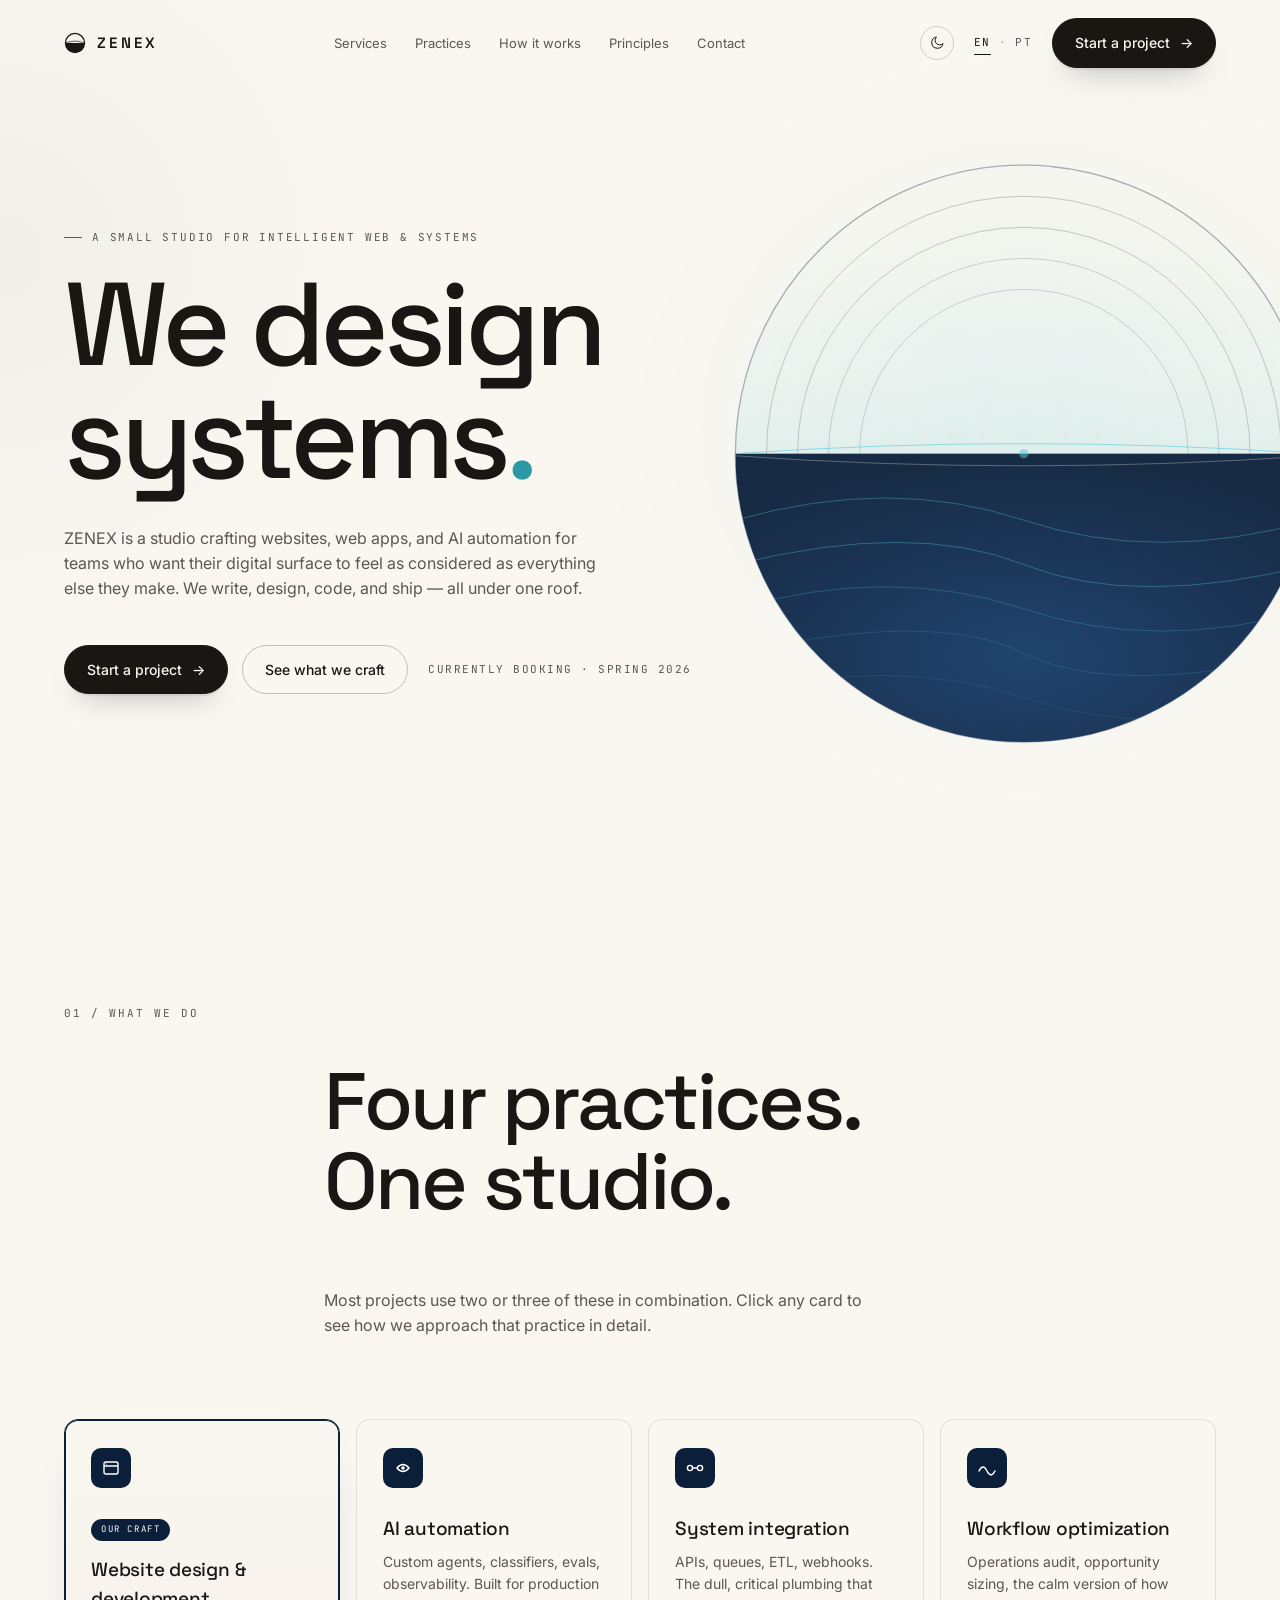
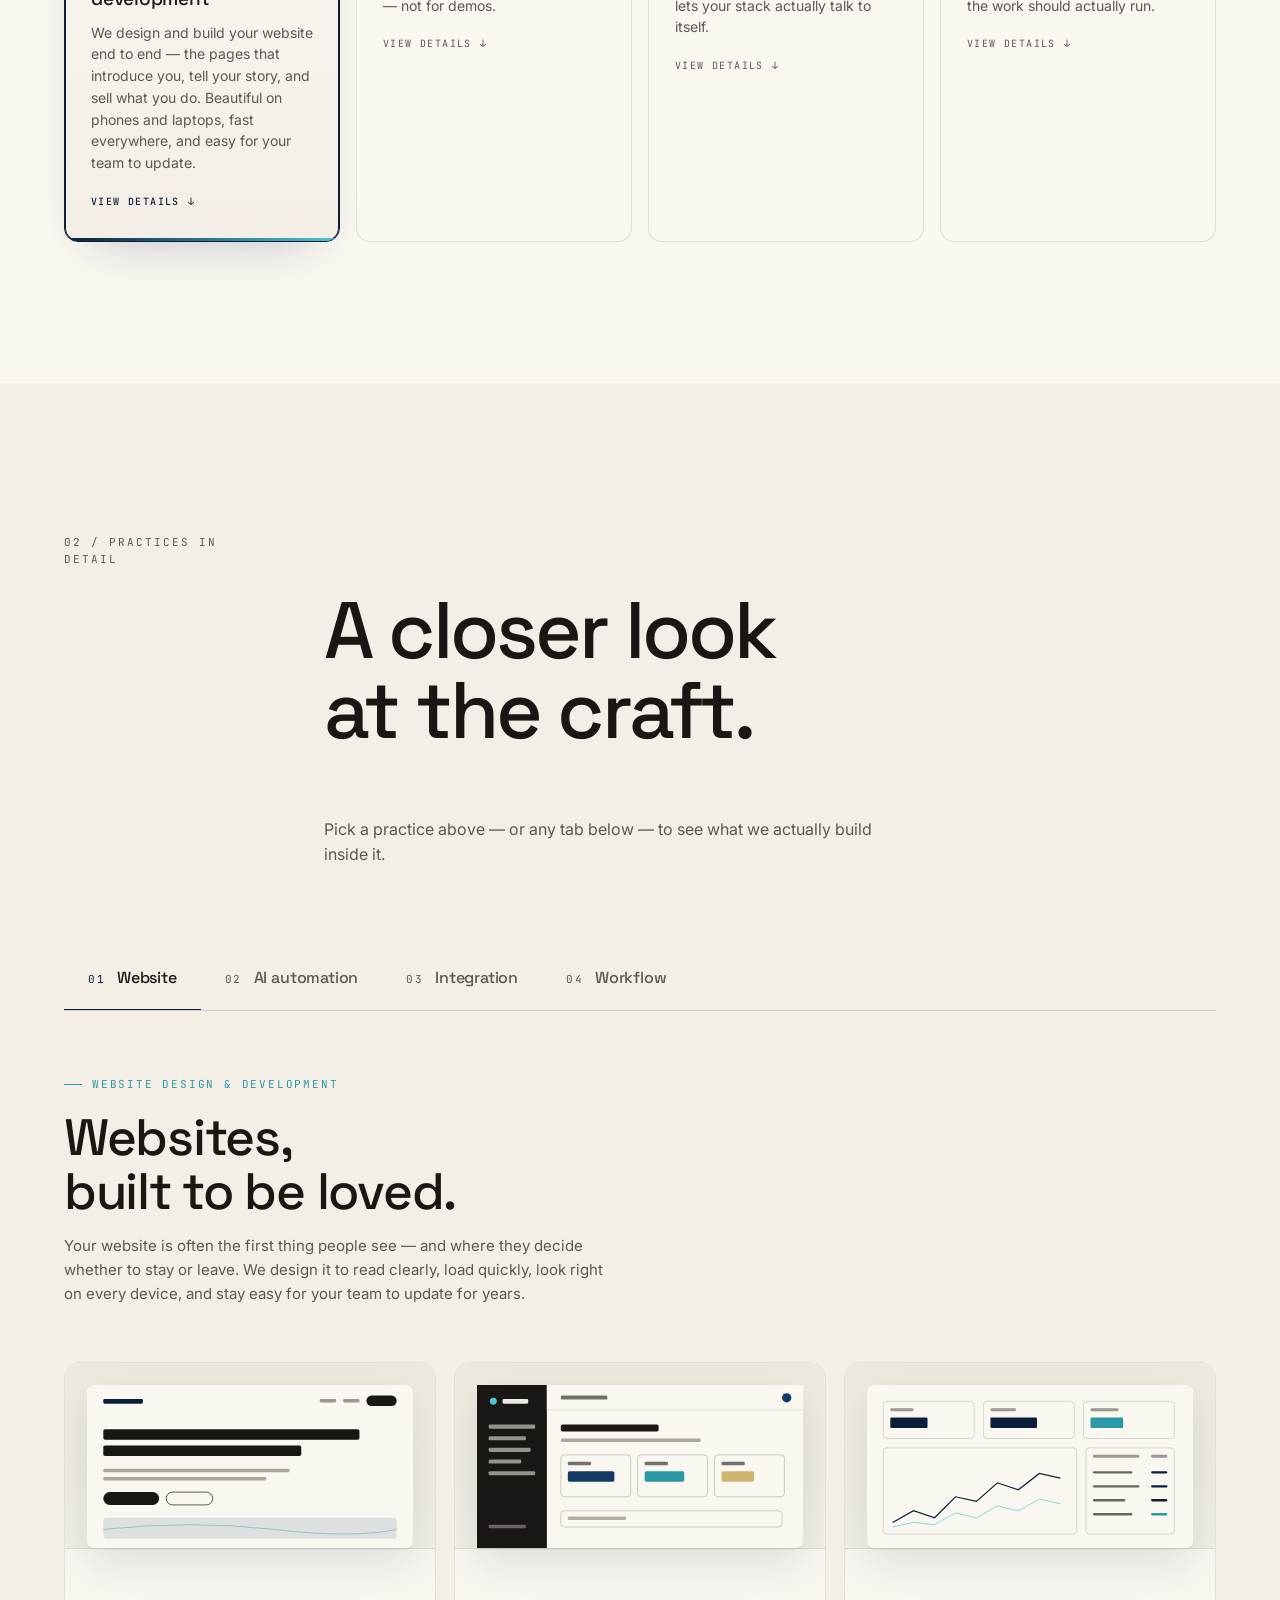
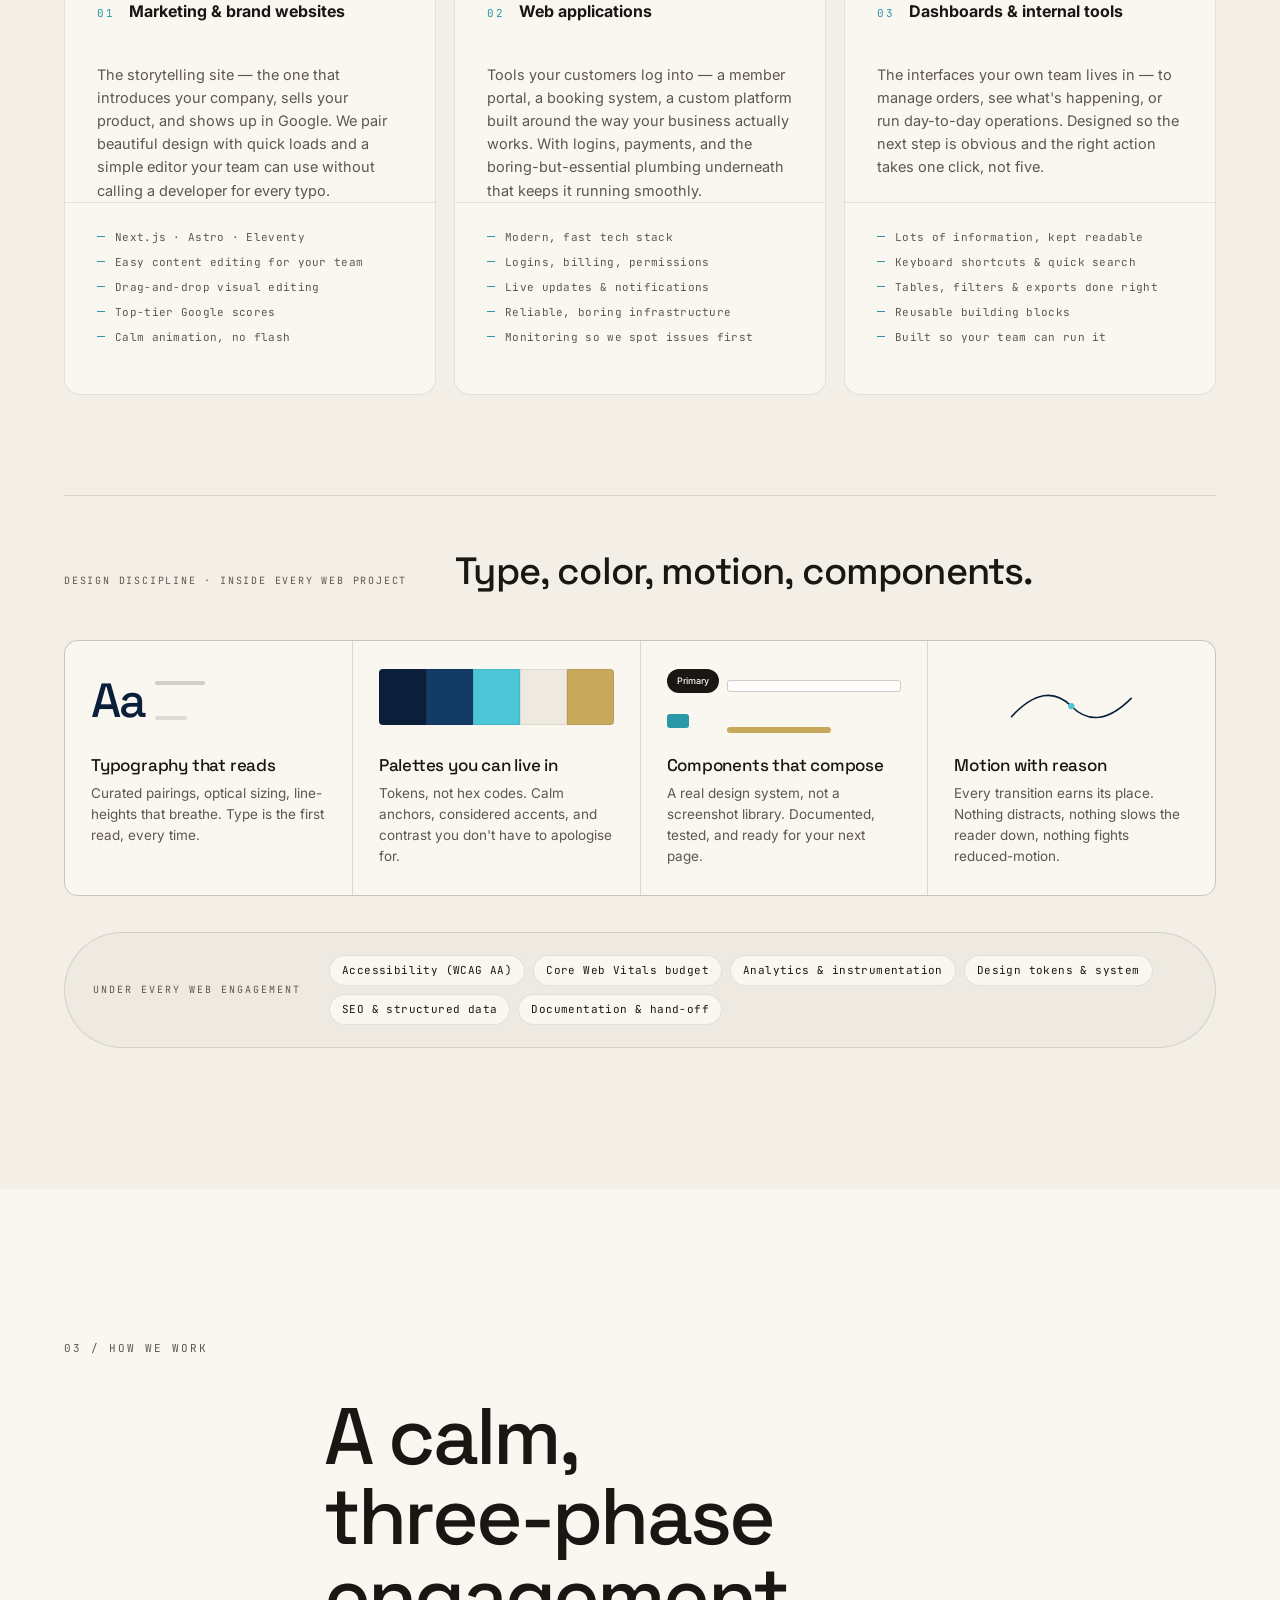
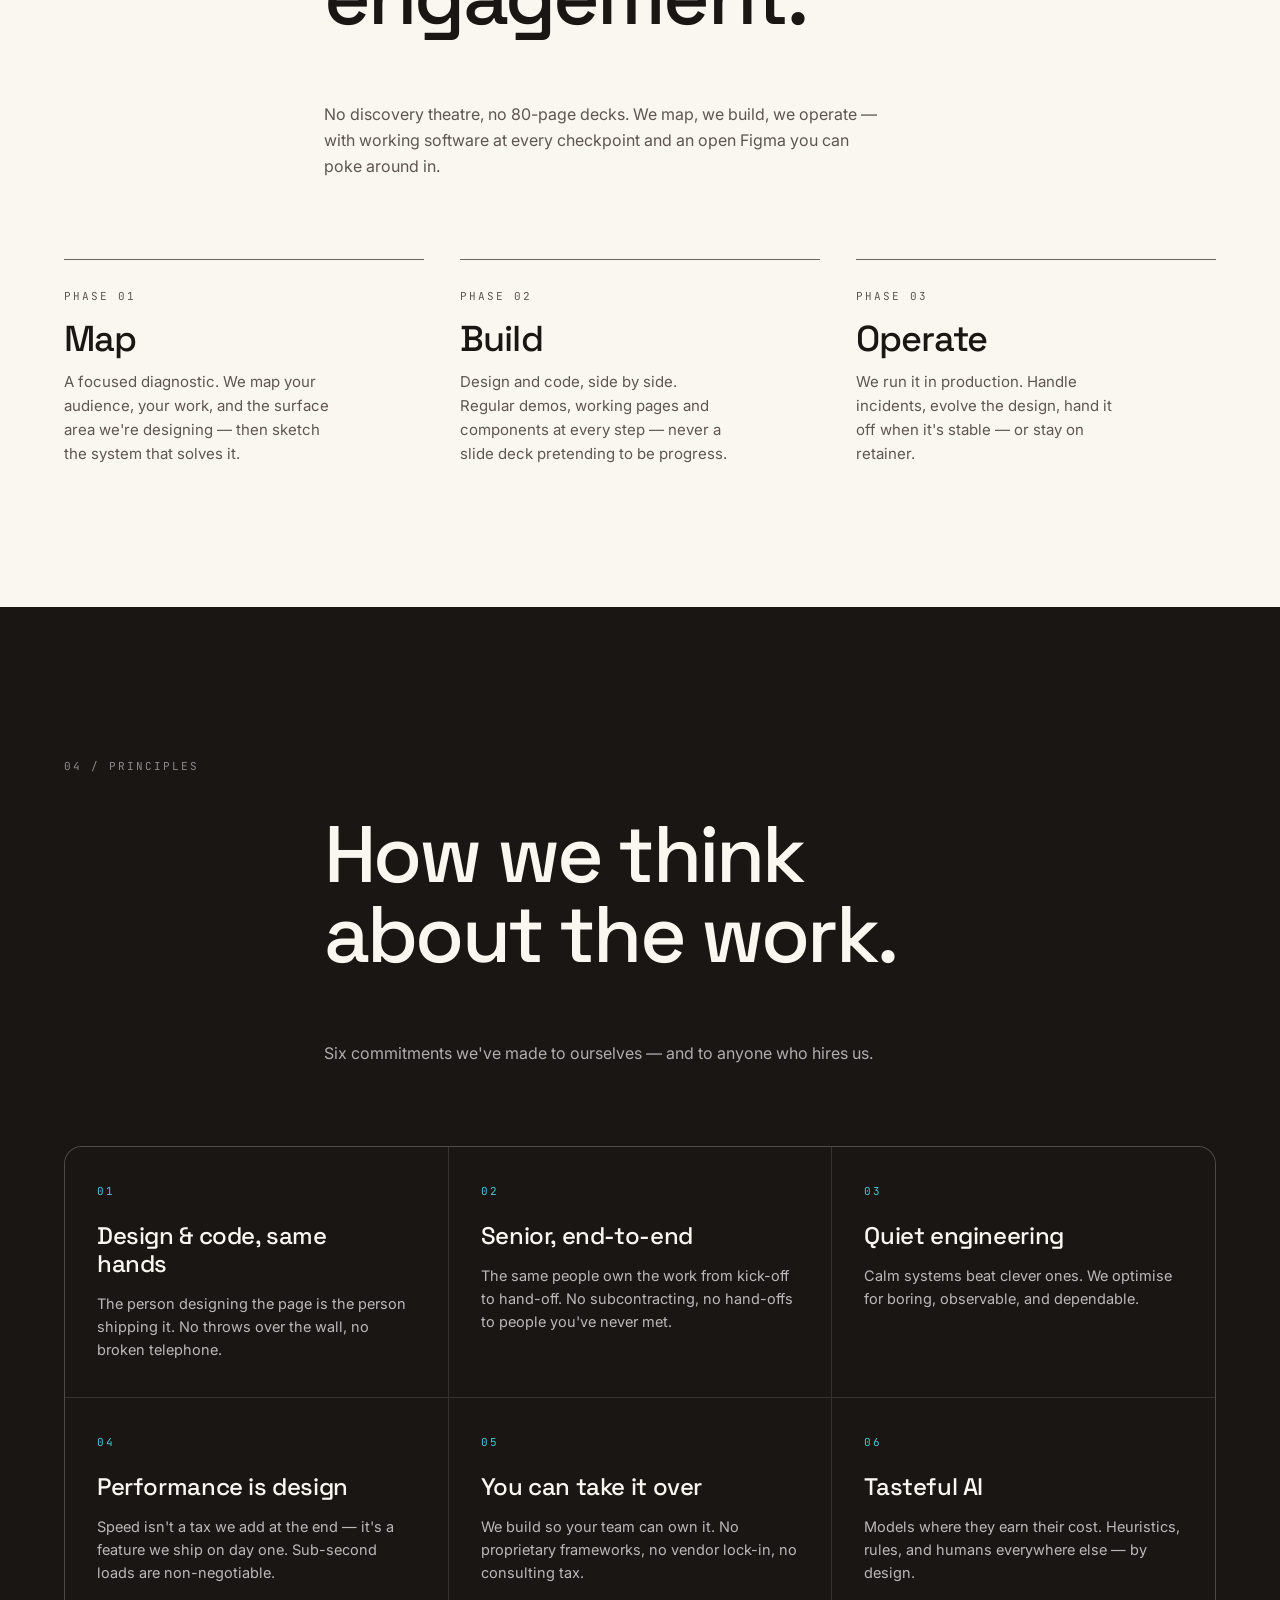
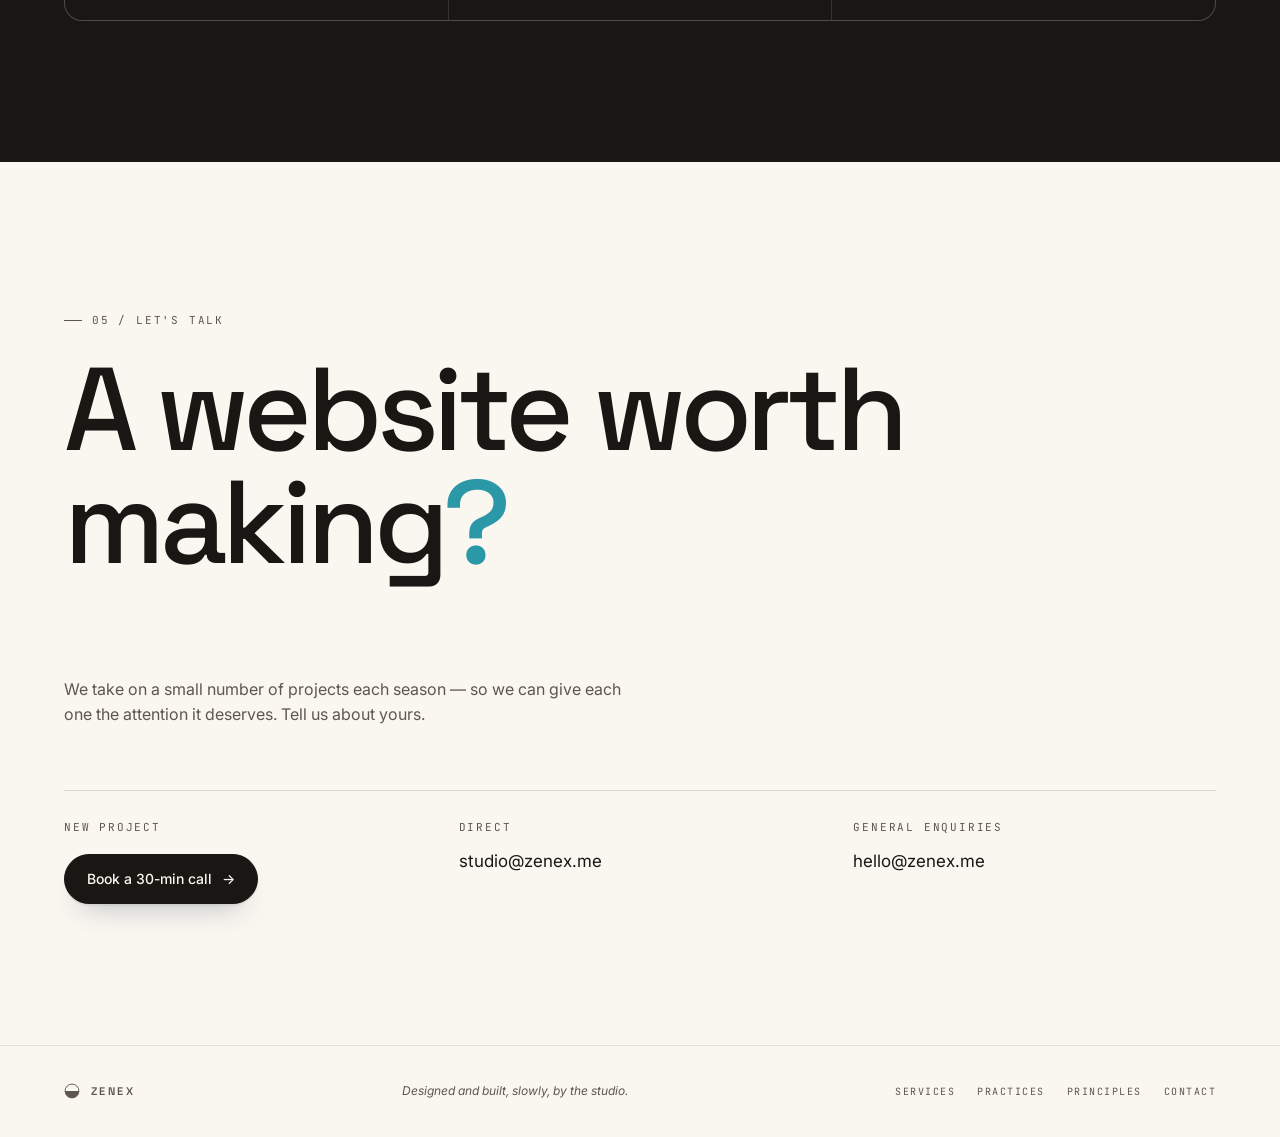
<file: index.html>
<!doctype html>
<html lang="en">
<head>
  <meta charset="utf-8" />
  <meta name="viewport" content="width=device-width, initial-scale=1" />
  <title>ZENEX · Intelligent systems for serious teams</title>
  <meta name="description" content="ZENEX is an intelligent systems studio. AI automation, web platforms, and integration — quietly engineered." />

  <!-- Browser-tab icon (ZENEX mark) — SVG adapts to light/dark tab themes; PNG fallbacks -->
  <link rel="icon" type="image/svg+xml" href="favicon-mark.svg" />
  <link rel="icon" type="image/png" sizes="32x32" href="zenex-mark-64.png" />
  <link rel="icon" type="image/png" sizes="16x16" href="favicon-32.png" />
  <link rel="apple-touch-icon" sizes="180x180" href="favicon-512.png" />

  <link rel="preconnect" href="https://fonts.googleapis.com" />
  <link rel="preconnect" href="https://fonts.gstatic.com" crossorigin />
  <link rel="stylesheet" href="https://fonts.googleapis.com/css2?family=Inter:wght@300;400;500;600;700&family=Space+Grotesk:wght@400;500;600;700&family=JetBrains+Mono:wght@400;500&display=swap" />
  <link rel="stylesheet" href="styles.css" />
  <script>
    (function () {
      try {
        var t = localStorage.getItem('zenex-theme') || 'light';
        document.documentElement.setAttribute('data-theme', t);
      } catch (e) {
        document.documentElement.setAttribute('data-theme', 'light');
      }
    })();
  </script>
</head>
<body>

  <!-- =========================================================
       Header
       ========================================================= -->
  <header class="site-header" id="siteHeader">
    <a href="#top" class="brand" aria-label="ZENEX home">
      <svg class="mark" viewBox="0 0 24 24" fill="none" aria-hidden="true">
        <circle cx="12" cy="12" r="10.4" stroke="currentColor" stroke-width="1.4" />
        <path d="M 1.6 12 A 10.4 10.4 0 0 0 22.4 12 Z" fill="currentColor" />
        <path d="M 1.6 12 Q 12 8 22.4 12" stroke="currentColor" stroke-width="1.2" fill="none" opacity="0.55" />
      </svg>
      <span>ZENEX</span>
    </a>
    <nav class="nav-links" aria-label="Primary">
      <a href="#services" data-i18n="nav.services">Services</a>
      <a href="#details" data-i18n="nav.web">Practices</a>
      <a href="#process" data-i18n="nav.process">How it works</a>
      <a href="#principles" data-i18n="nav.principles">Principles</a>
      <a href="#contact" data-i18n="nav.contact">Contact</a>
    </nav>
    <div class="header-right">
      <button type="button" class="theme-toggle" id="themeToggle" aria-label="Toggle dark mode">
        <svg class="i-moon" viewBox="0 0 24 24" fill="none" aria-hidden="true">
          <path d="M21 12.8A8.5 8.5 0 1 1 11.2 3a6.6 6.6 0 0 0 9.8 9.8Z" stroke="currentColor" stroke-width="1.5" stroke-linejoin="round" />
        </svg>
        <svg class="i-sun" viewBox="0 0 24 24" fill="none" aria-hidden="true">
          <circle cx="12" cy="12" r="4.2" stroke="currentColor" stroke-width="1.5" />
          <path d="M12 2.5v2.2M12 19.3v2.2M21.5 12h-2.2M4.7 12H2.5M18.4 5.6l-1.6 1.6M7.2 16.8l-1.6 1.6M18.4 18.4l-1.6-1.6M7.2 7.2 5.6 5.6" stroke="currentColor" stroke-width="1.5" stroke-linecap="round" />
        </svg>
      </button>
      <div class="lang-toggle" role="group" aria-label="Language">
        <button type="button" class="lang-btn is-active" data-lang="en" aria-pressed="true">EN</button>
        <span class="lang-divider" aria-hidden="true">·</span>
        <button type="button" class="lang-btn" data-lang="pt" aria-pressed="false">PT</button>
      </div>
      <a class="btn primary nav-cta" href="#contact">
        <span data-i18n="nav.cta">Start a project</span> <span class="arrow" aria-hidden="true">→</span>
      </a>
    </div>
    <button class="nav-toggle" aria-label="Open menu">
      <span></span><span></span>
    </button>
  </header>

  <main id="top">

    <!-- =========================================================
         Hero
         ========================================================= -->
    <section class="hero">
      <div class="hero-visual" aria-hidden="true">
        <svg viewBox="0 0 600 600">
          <defs>
            <radialGradient id="ocean" cx="0.5" cy="0.7" r="0.7">
              <stop offset="0" stop-color="#143A66" />
              <stop offset="1" stop-color="#0B1F3A" />
            </radialGradient>
            <linearGradient id="sky" x1="0" y1="0" x2="0" y2="1">
              <stop offset="0" stop-color="#FAF7F1" stop-opacity="0" />
              <stop offset="1" stop-color="#4CC6D6" stop-opacity="0.12" />
            </linearGradient>
            <clipPath id="discClip"><circle cx="300" cy="300" r="260" /></clipPath>
          </defs>
          <circle cx="300" cy="300" r="260" fill="none" stroke="#0B1F3A" stroke-width="1.2" opacity="0.35" />
          <g class="rings" opacity="0.35">
            <circle cx="300" cy="300" r="232" fill="none" stroke="#0B1F3A" stroke-width="0.6" />
            <circle cx="300" cy="300" r="204" fill="none" stroke="#0B1F3A" stroke-width="0.6" />
            <circle cx="300" cy="300" r="176" fill="none" stroke="#0B1F3A" stroke-width="0.5" />
            <circle cx="300" cy="300" r="148" fill="none" stroke="#0B1F3A" stroke-width="0.5" />
          </g>
          <g clip-path="url(#discClip)">
            <rect x="40" y="300" width="520" height="260" fill="url(#ocean)" />
            <rect x="40" y="40" width="520" height="260" fill="url(#sky)" />
            <g stroke="#4CC6D6" stroke-width="0.6" fill="none" opacity="0.55">
              <path d="M 40 360 Q 180 320 300 360 T 560 360" />
              <path d="M 40 400 Q 200 360 300 400 T 560 400" />
              <path d="M 40 440 Q 180 400 300 440 T 560 440" opacity="0.7" />
              <path d="M 40 480 Q 220 440 300 480 T 560 480" opacity="0.5" />
              <path d="M 40 520 Q 180 480 300 520 T 560 520" opacity="0.35" />
            </g>
            <path d="M 40 300 Q 300 282 560 300" stroke="#4CC6D6" stroke-width="0.9" fill="none" opacity="0.6" />
            <path d="M 40 302 Q 300 320 560 302" stroke="#FAF7F1" stroke-width="0.6" fill="none" opacity="0.45" />
          </g>
          <circle cx="300" cy="300" r="2.5" fill="#4CC6D6">
            <animate attributeName="r" values="2.5;5;2.5" dur="3.4s" repeatCount="indefinite" />
            <animate attributeName="opacity" values="1;0.3;1" dur="3.4s" repeatCount="indefinite" />
          </circle>
        </svg>
      </div>

      <div class="hero-inner">
        <span class="eyebrow reveal" data-i18n="hero.eyebrow">A small studio for intelligent web &amp; systems</span>
        <h1 class="display-xxl reveal" data-delay="1" data-i18n-html="hero.h1">
          We design<br>
          systems<span class="stop">.</span>
        </h1>
        <p class="lede sub reveal" data-delay="2" data-i18n="hero.lede">
          ZENEX is a studio crafting websites, web apps, and AI automation
          for teams who want their digital surface to feel as considered as everything else they make.
          We write, design, code, and ship — all under one roof.
        </p>
        <div class="cta-row reveal" data-delay="3">
          <a class="btn primary" href="#contact">
            <span data-i18n="hero.cta_primary">Start a project</span> <span class="arrow" aria-hidden="true">→</span>
          </a>
          <a class="btn ghost" href="#services" data-i18n="hero.cta_secondary">See what we craft</a>
          <span class="meta" data-i18n="hero.meta">Currently booking · spring 2026</span>
        </div>
      </div>
    </section>

    <!-- =========================================================
         §01 — Services (tablist)
         ========================================================= -->
    <section class="section" id="services">
      <div class="wrap">
        <header class="s-head reveal">
          <span class="num" data-i18n="services.num">01 / What we do</span>
          <div>
            <h2 class="display-xl title" data-i18n-html="services.title">Four practices.<br>One studio.</h2>
            <p class="desc" data-i18n="services.desc">
              Most projects use two or three of these in combination. Click any card to see how we approach that practice in detail.
            </p>
          </div>
        </header>

        <div class="services" role="tablist" aria-label="Practices">
          <article class="service feature is-active reveal" role="tab" tabindex="0" aria-selected="true" aria-controls="panel-web" data-target="web" data-delay="1">
            <div class="glyph">
              <svg width="20" height="20" viewBox="0 0 20 20" aria-hidden="true">
                <rect x="3" y="4" width="14" height="12" rx="2" fill="none" stroke="#fff" stroke-width="1.4" />
                <path d="M 3 8 L 17 8" stroke="#fff" stroke-width="1.4" />
                <circle cx="5.5" cy="6" r="0.6" fill="#fff" />
              </svg>
            </div>
            <span class="service-flag" data-i18n="services.flag">Our craft</span>
            <h3 data-i18n="services.web.title">Website design &amp; development</h3>
            <p data-i18n="services.web.body">We design and build your website end to end — the pages that introduce you, tell your story, and sell what you do. Beautiful on phones and laptops, fast everywhere, and easy for your team to update.</p>
            <span class="service-cue"><span data-i18n="services.cue">View details</span><span aria-hidden="true">↓</span></span>
          </article>

          <article class="service reveal" role="tab" tabindex="-1" aria-selected="false" aria-controls="panel-ai" data-target="ai" data-delay="2">
            <div class="glyph">
              <svg width="20" height="20" viewBox="0 0 20 20" aria-hidden="true">
                <path d="M 4 10 Q 10 3 16 10 Q 10 17 4 10 Z" fill="none" stroke="#fff" stroke-width="1.4" stroke-linejoin="round" />
                <circle cx="10" cy="10" r="1.8" fill="#fff" />
              </svg>
            </div>
            <h3 data-i18n="services.ai.title">AI automation</h3>
            <p data-i18n="services.ai.body">Custom agents, classifiers, evals, observability. Built for production — not for demos.</p>
            <span class="service-cue"><span data-i18n="services.cue">View details</span><span aria-hidden="true">↓</span></span>
          </article>

          <article class="service reveal" role="tab" tabindex="-1" aria-selected="false" aria-controls="panel-int" data-target="int" data-delay="3">
            <div class="glyph">
              <svg width="20" height="20" viewBox="0 0 20 20" aria-hidden="true">
                <circle cx="5" cy="10" r="2.6" fill="none" stroke="#fff" stroke-width="1.4" />
                <circle cx="15" cy="10" r="2.6" fill="none" stroke="#fff" stroke-width="1.4" />
                <path d="M 7.6 10 L 12.4 10" stroke="#fff" stroke-width="1.4" />
              </svg>
            </div>
            <h3 data-i18n="services.int.title">System integration</h3>
            <p data-i18n="services.int.body">APIs, queues, ETL, webhooks. The dull, critical plumbing that lets your stack actually talk to itself.</p>
            <span class="service-cue"><span data-i18n="services.cue">View details</span><span aria-hidden="true">↓</span></span>
          </article>

          <article class="service reveal" role="tab" tabindex="-1" aria-selected="false" aria-controls="panel-flow" data-target="flow" data-delay="4">
            <div class="glyph">
              <svg width="20" height="20" viewBox="0 0 20 20" aria-hidden="true">
                <path d="M 2 13 Q 6 5 10 13 Q 14 21 18 13" fill="none" stroke="#fff" stroke-width="1.4" stroke-linecap="round" />
              </svg>
            </div>
            <h3 data-i18n="services.flow.title">Workflow optimization</h3>
            <p data-i18n="services.flow.body">Operations audit, opportunity sizing, the calm version of how the work should actually run.</p>
            <span class="service-cue"><span data-i18n="services.cue">View details</span><span aria-hidden="true">↓</span></span>
          </article>
        </div>
      </div>
    </section>

    <!-- =========================================================
         §02 — Practices in detail (tabbed)
         ========================================================= -->
    <section class="section mist" id="details">
      <div class="wrap">
        <header class="s-head reveal">
          <span class="num" data-i18n="details.num">02 / Practices in detail</span>
          <div>
            <h2 class="display-xl title" data-i18n-html="details.title">A closer look<br>at the craft.</h2>
            <p class="desc" data-i18n="details.desc">
              Pick a practice above — or any tab below — to see what we actually build inside it.
            </p>
          </div>
        </header>

        <!-- sticky sub-tabs (in-section) -->
        <div class="detail-tabs reveal" role="tablist" aria-label="Practice detail">
          <button type="button" class="dt is-active" data-target="web" role="tab" aria-selected="true">
            <span class="dt-num">01</span><span class="dt-l" data-i18n="details.tabs.web">Website</span>
          </button>
          <button type="button" class="dt" data-target="ai" role="tab" aria-selected="false">
            <span class="dt-num">02</span><span class="dt-l" data-i18n="details.tabs.ai">AI automation</span>
          </button>
          <button type="button" class="dt" data-target="int" role="tab" aria-selected="false">
            <span class="dt-num">03</span><span class="dt-l" data-i18n="details.tabs.int">Integration</span>
          </button>
          <button type="button" class="dt" data-target="flow" role="tab" aria-selected="false">
            <span class="dt-num">04</span><span class="dt-l" data-i18n="details.tabs.flow">Workflow</span>
          </button>
        </div>

        <!-- ============================================
             Panel · Web
             ============================================ -->
        <div class="detail-panel is-active" id="panel-web" data-panel="web" role="tabpanel">
          <div class="panel-intro">
            <span class="panel-eyebrow" data-i18n="details.panels.web.eyebrow">Website design &amp; development</span>
            <h3 class="display-l panel-title" data-i18n-html="details.panels.web.title">Websites,<br>built to be loved.</h3>
            <p class="panel-desc" data-i18n="details.panels.web.desc">
              Your website is often the first thing people see — and where they decide whether to stay or leave.
              We design it to read clearly, load quickly, look right on every device, and stay easy for your team to update for years.
            </p>
          </div>

          <div class="web-grid">
            <!-- 01 Marketing -->
            <article class="web-card">
              <div class="web-preview">
                <svg viewBox="0 0 280 140" preserveAspectRatio="xMidYMid meet" aria-hidden="true">
                  <rect width="280" height="140" rx="6" fill="#FAF7F1" />
                  <rect x="14" y="12" width="34" height="4" rx="1" fill="#0B1F3A" />
                  <rect x="200" y="12" width="14" height="3" rx="1" fill="#5E564F" opacity="0.6" />
                  <rect x="220" y="12" width="14" height="3" rx="1" fill="#5E564F" opacity="0.6" />
                  <rect x="240" y="9" width="26" height="9" rx="4.5" fill="#1A1614" />
                  <rect x="14" y="38" width="220" height="9" rx="1.5" fill="#1A1614" />
                  <rect x="14" y="52" width="170" height="9" rx="1.5" fill="#1A1614" />
                  <rect x="14" y="72" width="160" height="3" rx="1" fill="#5E564F" opacity="0.5" />
                  <rect x="14" y="79" width="140" height="3" rx="1" fill="#5E564F" opacity="0.5" />
                  <rect x="14" y="92" width="48" height="11" rx="5.5" fill="#1A1614" />
                  <rect x="68" y="92" width="40" height="11" rx="5.5" fill="none" stroke="#1A1614" stroke-width="0.6" />
                  <rect x="14" y="114" width="252" height="18" rx="3" fill="#143A66" opacity="0.12" />
                  <path d="M 14 124 Q 90 116 160 124 T 266 124" stroke="#2A98A6" stroke-width="0.5" fill="none" opacity="0.7" />
                </svg>
              </div>
              <div class="web-card-head">
                <span class="web-num">01</span>
                <h4 data-i18n="details.panels.web.cards.1.title">Marketing &amp; brand websites</h4>
              </div>
              <p data-i18n="details.panels.web.cards.1.body">The storytelling site — the one that introduces your company, sells your product, and shows up in Google. We pair beautiful design with quick loads and a simple editor your team can use without calling a developer for every typo.</p>
              <ul class="caps">
                <li>Next.js · Astro · Eleventy</li>
                <li data-i18n="details.panels.web.cards.1.cap2">Easy content editing for your team</li>
                <li data-i18n="details.panels.web.cards.1.cap3">Drag-and-drop visual editing</li>
                <li data-i18n="details.panels.web.cards.1.cap4">Top-tier Google scores</li>
                <li data-i18n="details.panels.web.cards.1.cap5">Calm animation, no flash</li>
              </ul>
            </article>

            <!-- 02 Web apps -->
            <article class="web-card">
              <div class="web-preview">
                <svg viewBox="0 0 280 140" preserveAspectRatio="xMidYMid meet" aria-hidden="true">
                  <rect width="280" height="140" rx="6" fill="#FAF7F1" />
                  <rect x="0" y="0" width="60" height="140" fill="#1A1614" />
                  <circle cx="14" cy="14" r="3" fill="#4CC6D6" />
                  <rect x="22" y="12" width="22" height="4" rx="1" fill="#FAF7F1" opacity="0.95" />
                  <g fill="#FAF7F1" opacity="0.55">
                    <rect x="10" y="34" width="40" height="3.5" rx="1" />
                    <rect x="10" y="44" width="32" height="3.5" rx="1" />
                    <rect x="10" y="54" width="36" height="3.5" rx="1" />
                    <rect x="10" y="64" width="28" height="3.5" rx="1" />
                    <rect x="10" y="74" width="40" height="3.5" rx="1" />
                  </g>
                  <rect x="10" y="120" width="32" height="3" rx="1" fill="#FAF7F1" opacity="0.35" />
                  <rect x="60" y="0" width="220" height="22" fill="#FAF7F1" />
                  <rect x="60" y="21" width="220" height="0.6" fill="#1A1614" opacity="0.12" />
                  <rect x="72" y="9" width="40" height="3.5" rx="1" fill="#1A1614" opacity="0.6" />
                  <circle cx="266" cy="11" r="4" fill="#143A66" />
                  <rect x="72" y="34" width="84" height="6" rx="1.5" fill="#1A1614" />
                  <rect x="72" y="46" width="120" height="3" rx="1" fill="#5E564F" opacity="0.5" />
                  <g>
                    <rect x="72" y="60" width="60" height="36" rx="3" fill="none" stroke="#1A1614" stroke-width="0.5" opacity="0.35" />
                    <rect x="78" y="66" width="20" height="3" rx="1" fill="#1A1614" opacity="0.6" />
                    <rect x="78" y="74" width="40" height="9" rx="1.5" fill="#143A66" />
                    <rect x="138" y="60" width="60" height="36" rx="3" fill="none" stroke="#1A1614" stroke-width="0.5" opacity="0.35" />
                    <rect x="144" y="66" width="20" height="3" rx="1" fill="#1A1614" opacity="0.6" />
                    <rect x="144" y="74" width="34" height="9" rx="1.5" fill="#2A98A6" />
                    <rect x="204" y="60" width="60" height="36" rx="3" fill="none" stroke="#1A1614" stroke-width="0.5" opacity="0.35" />
                    <rect x="210" y="66" width="20" height="3" rx="1" fill="#1A1614" opacity="0.6" />
                    <rect x="210" y="74" width="28" height="9" rx="1.5" fill="#C8A85A" opacity="0.85" />
                  </g>
                  <rect x="72" y="108" width="190" height="14" rx="3" fill="none" stroke="#1A1614" stroke-width="0.5" opacity="0.35" />
                  <rect x="78" y="113" width="50" height="3" rx="1" fill="#5E564F" opacity="0.45" />
                </svg>
              </div>
              <div class="web-card-head">
                <span class="web-num">02</span>
                <h4 data-i18n="details.panels.web.cards.2.title">Web applications</h4>
              </div>
              <p data-i18n="details.panels.web.cards.2.body">Tools your customers log into — a member portal, a booking system, a custom platform built around the way your business actually works. With logins, payments, and the boring-but-essential plumbing underneath that keeps it running smoothly.</p>
              <ul class="caps">
                <li data-i18n="details.panels.web.cards.2.cap1">Modern, fast tech stack</li>
                <li data-i18n="details.panels.web.cards.2.cap2">Logins, billing, permissions</li>
                <li data-i18n="details.panels.web.cards.2.cap3">Live updates &amp; notifications</li>
                <li data-i18n="details.panels.web.cards.2.cap4">Reliable, boring infrastructure</li>
                <li data-i18n="details.panels.web.cards.2.cap5">Monitoring so we spot issues first</li>
              </ul>
            </article>

            <!-- 03 Dashboards -->
            <article class="web-card">
              <div class="web-preview">
                <svg viewBox="0 0 280 140" preserveAspectRatio="xMidYMid meet" aria-hidden="true">
                  <rect width="280" height="140" rx="6" fill="#FAF7F1" />
                  <g>
                    <rect x="14" y="14" width="78" height="32" rx="3" fill="none" stroke="#1A1614" stroke-width="0.5" opacity="0.25" />
                    <rect x="20" y="20" width="20" height="2.5" rx="1" fill="#5E564F" opacity="0.6" />
                    <rect x="20" y="28" width="32" height="9" rx="1" fill="#0B1F3A" />
                    <rect x="100" y="14" width="78" height="32" rx="3" fill="none" stroke="#1A1614" stroke-width="0.5" opacity="0.25" />
                    <rect x="106" y="20" width="22" height="2.5" rx="1" fill="#5E564F" opacity="0.6" />
                    <rect x="106" y="28" width="40" height="9" rx="1" fill="#0B1F3A" />
                    <rect x="186" y="14" width="78" height="32" rx="3" fill="none" stroke="#1A1614" stroke-width="0.5" opacity="0.25" />
                    <rect x="192" y="20" width="24" height="2.5" rx="1" fill="#5E564F" opacity="0.6" />
                    <rect x="192" y="28" width="28" height="9" rx="1" fill="#2A98A6" />
                  </g>
                  <rect x="14" y="54" width="166" height="74" rx="3" fill="none" stroke="#1A1614" stroke-width="0.5" opacity="0.25" />
                  <polyline points="22,118 40,108 58,114 76,96 94,100 112,84 130,90 148,76 166,80" fill="none" stroke="#0B1F3A" stroke-width="1" />
                  <polyline points="22,122 40,118 58,120 76,110 94,114 112,104 130,108 148,98 166,102" fill="none" stroke="#4CC6D6" stroke-width="0.8" opacity="0.7" />
                  <rect x="188" y="54" width="76" height="74" rx="3" fill="none" stroke="#1A1614" stroke-width="0.5" opacity="0.25" />
                  <g fill="#5E564F" opacity="0.6">
                    <rect x="194" y="60" width="40" height="2.5" rx="1" />
                    <rect x="244" y="60" width="14" height="2.5" rx="1" />
                  </g>
                  <g>
                    <rect x="194" y="74" width="34" height="2" rx="1" fill="#1A1614" opacity="0.65" />
                    <rect x="244" y="74" width="14" height="2" rx="1" fill="#0B1F3A" />
                    <rect x="194" y="86" width="40" height="2" rx="1" fill="#1A1614" opacity="0.65" />
                    <rect x="244" y="86" width="14" height="2" rx="1" fill="#0B1F3A" />
                    <rect x="194" y="98" width="28" height="2" rx="1" fill="#1A1614" opacity="0.65" />
                    <rect x="244" y="98" width="14" height="2" rx="1" fill="#0B1F3A" />
                    <rect x="194" y="110" width="34" height="2" rx="1" fill="#1A1614" opacity="0.65" />
                    <rect x="244" y="110" width="14" height="2" rx="1" fill="#2A98A6" />
                  </g>
                </svg>
              </div>
              <div class="web-card-head">
                <span class="web-num">03</span>
                <h4 data-i18n="details.panels.web.cards.3.title">Dashboards &amp; internal tools</h4>
              </div>
              <p data-i18n="details.panels.web.cards.3.body">The interfaces your own team lives in — to manage orders, see what's happening, or run day-to-day operations. Designed so the next step is obvious and the right action takes one click, not five.</p>
              <ul class="caps">
                <li data-i18n="details.panels.web.cards.3.cap1">Lots of information, kept readable</li>
                <li data-i18n="details.panels.web.cards.3.cap2">Keyboard shortcuts &amp; quick search</li>
                <li data-i18n="details.panels.web.cards.3.cap3">Tables, filters &amp; exports done right</li>
                <li data-i18n="details.panels.web.cards.3.cap4">Reusable building blocks</li>
                <li data-i18n="details.panels.web.cards.3.cap5">Built so your team can run it</li>
              </ul>
            </article>
          </div>

          <div class="craft">
            <div class="craft-head">
              <span class="craft-l" data-i18n="craft.label">Design discipline · inside every web project</span>
              <h3 class="craft-title" data-i18n="craft.title">Type, color, motion, components.</h3>
            </div>
            <div class="craft-grid">
              <div class="craft-cell">
                <div class="craft-vis craft-vis-type">
                  <span class="big-aa">Aa</span>
                  <span class="lil-line"></span>
                  <span class="lil-line short"></span>
                </div>
                <h4 data-i18n="craft.items.type.title">Typography that reads</h4>
                <p data-i18n="craft.items.type.body">Curated pairings, optical sizing, line-heights that breathe. Type is the first read, every time.</p>
              </div>
              <div class="craft-cell">
                <div class="craft-vis craft-vis-color">
                  <span class="sw" style="background:#0B1F3A;"></span>
                  <span class="sw" style="background:#143A66;"></span>
                  <span class="sw" style="background:#4CC6D6;"></span>
                  <span class="sw" style="background:#EFEAE0;"></span>
                  <span class="sw" style="background:#C8A85A;"></span>
                </div>
                <h4 data-i18n="craft.items.color.title">Palettes you can live in</h4>
                <p data-i18n="craft.items.color.body">Tokens, not hex codes. Calm anchors, considered accents, and contrast you don't have to apologise for.</p>
              </div>
              <div class="craft-cell">
                <div class="craft-vis craft-vis-comp">
                  <span class="comp-btn">Primary</span>
                  <span class="comp-input"></span>
                  <span class="comp-chip"></span>
                  <span class="comp-chip dark"></span>
                </div>
                <h4 data-i18n="craft.items.components.title">Components that compose</h4>
                <p data-i18n="craft.items.components.body">A real design system, not a screenshot library. Documented, tested, and ready for your next page.</p>
              </div>
              <div class="craft-cell">
                <div class="craft-vis craft-vis-motion">
                  <svg viewBox="0 0 100 40" width="100%" height="100%">
                    <path d="M 4 32 Q 30 4 50 24 Q 70 44 96 18" stroke="#0B1F3A" stroke-width="1.2" fill="none" stroke-linecap="round" />
                    <circle cx="50" cy="24" r="2.4" fill="#4CC6D6" />
                  </svg>
                </div>
                <h4 data-i18n="craft.items.motion.title">Motion with reason</h4>
                <p data-i18n="craft.items.motion.body">Every transition earns its place. Nothing distracts, nothing slows the reader down, nothing fights reduced-motion.</p>
              </div>
            </div>
          </div>

          <div class="web-rail">
            <span class="web-rail-l" data-i18n="details.panels.web.rail_label">Under every web engagement</span>
            <div class="web-rail-items">
              <span data-i18n="details.panels.web.rail.1">Accessibility (WCAG AA)</span>
              <span data-i18n="details.panels.web.rail.2">Core Web Vitals budget</span>
              <span data-i18n="details.panels.web.rail.3">Analytics &amp; instrumentation</span>
              <span data-i18n="details.panels.web.rail.4">Design tokens &amp; system</span>
              <span data-i18n="details.panels.web.rail.5">SEO &amp; structured data</span>
              <span data-i18n="details.panels.web.rail.6">Documentation &amp; hand-off</span>
            </div>
          </div>
        </div>

        <!-- ============================================
             Panel · AI automation
             ============================================ -->
        <div class="detail-panel" id="panel-ai" data-panel="ai" role="tabpanel" hidden>
          <div class="panel-intro">
            <span class="panel-eyebrow" data-i18n="details.panels.ai.eyebrow">AI automation</span>
            <h3 class="display-l panel-title" data-i18n-html="details.panels.ai.title">Intelligence that<br>takes action.</h3>
            <p class="panel-desc" data-i18n="details.panels.ai.desc">
              From custom agents to evals — production-grade AI that earns its cost.
              We build the patient, observable systems that turn models into reliable software.
            </p>
          </div>

          <div class="web-grid">
            <!-- AI 01 Agents -->
            <article class="web-card">
              <div class="web-preview">
                <svg viewBox="0 0 280 140" preserveAspectRatio="xMidYMid meet" aria-hidden="true">
                  <rect width="280" height="140" rx="6" fill="#FAF7F1" />
                  <!-- user msg -->
                  <rect x="14" y="14" width="140" height="22" rx="6" fill="#EFEAE0" />
                  <rect x="22" y="20" width="80" height="3" rx="1" fill="#1A1614" opacity="0.75" />
                  <rect x="22" y="27" width="56" height="3" rx="1" fill="#1A1614" opacity="0.5" />
                  <!-- assistant msg -->
                  <rect x="126" y="42" width="140" height="36" rx="6" fill="#0B1F3A" />
                  <rect x="134" y="48" width="100" height="3" rx="1" fill="#FAF7F1" opacity="0.95" />
                  <rect x="134" y="55" width="90" height="3" rx="1" fill="#FAF7F1" opacity="0.7" />
                  <rect x="134" y="62" width="70" height="3" rx="1" fill="#FAF7F1" opacity="0.7" />
                  <rect x="134" y="69" width="50" height="3" rx="1" fill="#FAF7F1" opacity="0.55" />
                  <!-- tool call -->
                  <g>
                    <rect x="14" y="86" width="252" height="20" rx="4" fill="none" stroke="#2A98A6" stroke-width="0.8" stroke-dasharray="3 3" />
                    <circle cx="24" cy="96" r="3" fill="#4CC6D6" />
                    <rect x="34" y="91" width="56" height="3" rx="1" fill="#2A98A6" />
                    <rect x="34" y="98" width="120" height="2.5" rx="1" fill="#5E564F" opacity="0.6" />
                    <rect x="246" y="92" width="12" height="8" rx="4" fill="#4CC6D6" opacity="0.2" />
                  </g>
                  <!-- second tool call -->
                  <g>
                    <rect x="14" y="112" width="252" height="18" rx="4" fill="none" stroke="#1A1614" stroke-width="0.5" opacity="0.3" />
                    <circle cx="24" cy="121" r="2.5" fill="#0B1F3A" />
                    <rect x="34" y="117" width="40" height="2.5" rx="1" fill="#1A1614" opacity="0.7" />
                    <rect x="34" y="123" width="110" height="2" rx="1" fill="#5E564F" opacity="0.5" />
                  </g>
                </svg>
              </div>
              <div class="web-card-head">
                <span class="web-num">01</span>
                <h4 data-i18n="details.panels.ai.cards.1.title">Agentic workflows</h4>
              </div>
              <p data-i18n="details.panels.ai.cards.1.body">Autonomous agents that take action — not just notify. Tool-calling, retries, human-in-the-loop where it matters, and observability around every step.</p>
              <ul class="caps">
                <li data-i18n="details.panels.ai.cards.1.cap1">OpenAI · Anthropic · open models</li>
                <li data-i18n="details.panels.ai.cards.1.cap2">Tool calling &amp; function execution</li>
                <li data-i18n="details.panels.ai.cards.1.cap3">Memory &amp; context handling</li>
                <li data-i18n="details.panels.ai.cards.1.cap4">Human-approval steps where they matter</li>
                <li data-i18n="details.panels.ai.cards.1.cap5">Cost &amp; latency budgets, enforced</li>
              </ul>
            </article>

            <!-- AI 02 Classification & extraction -->
            <article class="web-card">
              <div class="web-preview">
                <svg viewBox="0 0 280 140" preserveAspectRatio="xMidYMid meet" aria-hidden="true">
                  <rect width="280" height="140" rx="6" fill="#FAF7F1" />
                  <!-- input column -->
                  <g>
                    <rect x="14" y="20" width="64" height="20" rx="3" fill="none" stroke="#1A1614" stroke-width="0.5" opacity="0.35" />
                    <rect x="20" y="26" width="40" height="2.5" rx="1" fill="#1A1614" opacity="0.7" />
                    <rect x="20" y="32" width="50" height="2" rx="1" fill="#5E564F" opacity="0.5" />

                    <rect x="14" y="48" width="64" height="20" rx="3" fill="none" stroke="#1A1614" stroke-width="0.5" opacity="0.35" />
                    <rect x="20" y="54" width="32" height="2.5" rx="1" fill="#1A1614" opacity="0.7" />
                    <rect x="20" y="60" width="46" height="2" rx="1" fill="#5E564F" opacity="0.5" />

                    <rect x="14" y="76" width="64" height="20" rx="3" fill="none" stroke="#1A1614" stroke-width="0.5" opacity="0.35" />
                    <rect x="20" y="82" width="48" height="2.5" rx="1" fill="#1A1614" opacity="0.7" />
                    <rect x="20" y="88" width="38" height="2" rx="1" fill="#5E564F" opacity="0.5" />

                    <rect x="14" y="104" width="64" height="20" rx="3" fill="none" stroke="#1A1614" stroke-width="0.5" opacity="0.35" />
                    <rect x="20" y="110" width="42" height="2.5" rx="1" fill="#1A1614" opacity="0.7" />
                    <rect x="20" y="116" width="50" height="2" rx="1" fill="#5E564F" opacity="0.5" />
                  </g>
                  <!-- model node -->
                  <circle cx="140" cy="70" r="22" fill="#0B1F3A" />
                  <path d="M 132 70 Q 140 62 148 70 Q 140 78 132 70 Z" fill="none" stroke="#4CC6D6" stroke-width="1.2" />
                  <circle cx="140" cy="70" r="2.5" fill="#4CC6D6" />
                  <!-- lines from inputs to model -->
                  <g stroke="#5E564F" stroke-width="0.6" opacity="0.5" fill="none">
                    <path d="M 78 30 Q 100 30 118 60" />
                    <path d="M 78 58 Q 100 58 118 66" />
                    <path d="M 78 86 Q 100 86 118 74" />
                    <path d="M 78 114 Q 100 114 118 80" />
                  </g>
                  <!-- lines from model to categories -->
                  <g stroke="#2A98A6" stroke-width="0.7" opacity="0.7" fill="none">
                    <path d="M 162 60 Q 180 40 198 36" />
                    <path d="M 162 70 Q 180 70 198 70" />
                    <path d="M 162 80 Q 180 100 198 104" />
                  </g>
                  <!-- category tags -->
                  <rect x="198" y="28" width="68" height="16" rx="8" fill="#2A98A6" />
                  <rect x="206" y="33" width="44" height="3" rx="1" fill="#FAF7F1" opacity="0.95" />
                  <rect x="198" y="62" width="68" height="16" rx="8" fill="none" stroke="#1A1614" stroke-width="0.7" />
                  <rect x="206" y="67" width="32" height="3" rx="1" fill="#1A1614" opacity="0.7" />
                  <rect x="198" y="96" width="68" height="16" rx="8" fill="none" stroke="#1A1614" stroke-width="0.7" />
                  <rect x="206" y="101" width="40" height="3" rx="1" fill="#1A1614" opacity="0.7" />
                </svg>
              </div>
              <div class="web-card-head">
                <span class="web-num">02</span>
                <h4 data-i18n="details.panels.ai.cards.2.title">Classification &amp; extraction</h4>
              </div>
              <p data-i18n="details.panels.ai.cards.2.body">Turn unstructured input — emails, PDFs, tickets, calls — into the structured data your stack expects. Confidence-aware, with humans on the edges.</p>
              <ul class="caps">
                <li data-i18n="details.panels.ai.cards.2.cap1">Email · PDF · audio · web extraction</li>
                <li data-i18n="details.panels.ai.cards.2.cap2">Custom schemas &amp; taxonomies</li>
                <li data-i18n="details.panels.ai.cards.2.cap3">Active learning &amp; feedback loops</li>
                <li data-i18n="details.panels.ai.cards.2.cap4">Confidence + uncertainty handling</li>
                <li data-i18n="details.panels.ai.cards.2.cap5">Graceful fallback to humans</li>
              </ul>
            </article>

            <!-- AI 03 Evals & observability -->
            <article class="web-card">
              <div class="web-preview">
                <svg viewBox="0 0 280 140" preserveAspectRatio="xMidYMid meet" aria-hidden="true">
                  <rect width="280" height="140" rx="6" fill="#FAF7F1" />
                  <rect x="14" y="16" width="252" height="22" rx="3" fill="none" stroke="#1A1614" stroke-width="0.5" opacity="0.25" />
                  <rect x="22" y="24" width="60" height="3" rx="1" fill="#1A1614" opacity="0.7" />
                  <rect x="22" y="31" width="40" height="2" rx="1" fill="#5E564F" opacity="0.55" />
                  <circle cx="252" cy="27" r="5" fill="#4CC6D6" />
                  <!-- score bars -->
                  <g>
                    <rect x="14" y="48" width="60" height="3" rx="1" fill="#5E564F" opacity="0.55" />
                    <rect x="14" y="56" width="252" height="6" rx="3" fill="#EFEAE0" />
                    <rect x="14" y="56" width="220" height="6" rx="3" fill="#0B1F3A" />
                    <rect x="244" y="48" width="22" height="3" rx="1" fill="#0B1F3A" />
                  </g>
                  <g>
                    <rect x="14" y="70" width="68" height="3" rx="1" fill="#5E564F" opacity="0.55" />
                    <rect x="14" y="78" width="252" height="6" rx="3" fill="#EFEAE0" />
                    <rect x="14" y="78" width="192" height="6" rx="3" fill="#2A98A6" />
                    <rect x="240" y="70" width="26" height="3" rx="1" fill="#2A98A6" />
                  </g>
                  <g>
                    <rect x="14" y="92" width="50" height="3" rx="1" fill="#5E564F" opacity="0.55" />
                    <rect x="14" y="100" width="252" height="6" rx="3" fill="#EFEAE0" />
                    <rect x="14" y="100" width="156" height="6" rx="3" fill="#C8A85A" />
                    <rect x="240" y="92" width="22" height="3" rx="1" fill="#C8A85A" />
                  </g>
                  <!-- pass/fail row -->
                  <g>
                    <rect x="14" y="116" width="46" height="14" rx="3" fill="#0B1F3A" opacity="0.1" />
                    <circle cx="22" cy="123" r="2.5" fill="#0B1F3A" />
                    <rect x="30" y="121" width="22" height="3" rx="1" fill="#0B1F3A" opacity="0.8" />

                    <rect x="66" y="116" width="46" height="14" rx="3" fill="#2A98A6" opacity="0.12" />
                    <circle cx="74" cy="123" r="2.5" fill="#2A98A6" />
                    <rect x="82" y="121" width="22" height="3" rx="1" fill="#2A98A6" />

                    <rect x="118" y="116" width="46" height="14" rx="3" fill="#C8A85A" opacity="0.12" />
                    <circle cx="126" cy="123" r="2.5" fill="#C8A85A" />
                    <rect x="134" y="121" width="22" height="3" rx="1" fill="#1A1614" opacity="0.7" />

                    <rect x="170" y="116" width="96" height="14" rx="3" fill="none" stroke="#1A1614" stroke-width="0.5" opacity="0.3" />
                    <rect x="178" y="121" width="72" height="3" rx="1" fill="#5E564F" opacity="0.55" />
                  </g>
                </svg>
              </div>
              <div class="web-card-head">
                <span class="web-num">03</span>
                <h4 data-i18n="details.panels.ai.cards.3.title">Evals &amp; observability</h4>
              </div>
              <p data-i18n="details.panels.ai.cards.3.body">What ships to production gets measured. Every step, every cost, every regression — visible from day one, alerted before your users notice.</p>
              <ul class="caps">
                <li data-i18n="details.panels.ai.cards.3.cap1">Golden-set evals</li>
                <li data-i18n="details.panels.ai.cards.3.cap2">Trace-level observability</li>
                <li data-i18n="details.panels.ai.cards.3.cap3">Drift &amp; regression alerts</li>
                <li data-i18n="details.panels.ai.cards.3.cap4">Cost &amp; latency dashboards</li>
                <li data-i18n="details.panels.ai.cards.3.cap5">Versioned prompts &amp; models</li>
              </ul>
            </article>
          </div>

          <div class="craft">
            <div class="craft-head">
              <span class="craft-l" data-i18n="details.panels.ai.craft.label">AI discipline · inside every AI engagement</span>
              <h3 class="craft-title" data-i18n="details.panels.ai.craft.title">What makes AI feel reliable.</h3>
            </div>
            <div class="craft-grid">
              <div class="craft-cell">
                <div class="craft-vis">
                  <svg viewBox="0 0 120 60" aria-hidden="true">
                    <rect x="4" y="6" width="40" height="7" rx="3.5" fill="#0B1F3A" />
                    <rect x="48" y="6" width="34" height="7" rx="3.5" fill="none" stroke="#0B1F3A" stroke-width="0.7" stroke-dasharray="2 2" />
                    <rect x="4" y="22" width="112" height="3" rx="1.5" fill="#1A1614" opacity="0.45" />
                    <rect x="4" y="29" width="82" height="3" rx="1.5" fill="#1A1614" opacity="0.45" />
                    <rect x="4" y="45" width="28" height="7" rx="3.5" fill="#4CC6D6" />
                    <rect x="36" y="45" width="72" height="7" rx="3.5" fill="#1A1614" opacity="0.15" />
                  </svg>
                </div>
                <h4 data-i18n="details.panels.ai.craft.items.1.title">Prompts, like an interface</h4>
                <p data-i18n="details.panels.ai.craft.items.1.body">How we talk to the AI. We design the instructions like a UI — clear, tested with real examples, strict about the format that comes back. Answers stay consistent on the thousandth request, not just the demo.</p>
              </div>
              <div class="craft-cell">
                <div class="craft-vis">
                  <svg viewBox="0 0 120 60" aria-hidden="true">
                    <g>
                      <circle cx="14" cy="14" r="4" fill="#2A98A6"/>
                      <circle cx="32" cy="14" r="4" fill="#2A98A6"/>
                      <circle cx="50" cy="14" r="4" fill="#2A98A6"/>
                      <circle cx="68" cy="14" r="4" fill="#2A98A6"/>
                      <circle cx="86" cy="14" r="4" fill="#2A98A6"/>
                      <circle cx="104" cy="14" r="4" fill="#C8A85A"/>
                      <circle cx="14" cy="32" r="4" fill="#2A98A6"/>
                      <circle cx="32" cy="32" r="4" fill="#2A98A6"/>
                      <circle cx="50" cy="32" r="4" fill="#0B1F3A" opacity="0.85" />
                      <circle cx="68" cy="32" r="4" fill="#2A98A6"/>
                      <circle cx="86" cy="32" r="4" fill="#2A98A6"/>
                      <circle cx="104" cy="32" r="4" fill="#2A98A6"/>
                      <circle cx="14" cy="50" r="4" fill="#2A98A6"/>
                      <circle cx="32" cy="50" r="4" fill="#2A98A6"/>
                      <circle cx="50" cy="50" r="4" fill="#2A98A6"/>
                      <circle cx="68" cy="50" r="4" fill="#2A98A6"/>
                      <circle cx="86" cy="50" r="4" fill="#2A98A6"/>
                      <circle cx="104" cy="50" r="4" fill="#2A98A6"/>
                    </g>
                  </svg>
                </div>
                <h4 data-i18n="details.panels.ai.craft.items.2.title">Evals everywhere</h4>
                <p data-i18n="details.panels.ai.craft.items.2.body">How we know it's still good. Every change runs against a library of known cases before shipping — we compare answers against an approved set and flag anything that drifted. Quality is measured, not hoped for.</p>
              </div>
              <div class="craft-cell">
                <div class="craft-vis">
                  <svg viewBox="0 0 120 60" aria-hidden="true">
                    <text x="4" y="10" font-family="JetBrains Mono, monospace" font-size="7" fill="#0B1F3A">$0.04</text>
                    <text x="116" y="10" font-family="JetBrains Mono, monospace" font-size="7" fill="#5E564F" text-anchor="end">cost</text>
                    <rect x="0" y="14" width="120" height="8" rx="4" fill="#EFEAE0" />
                    <rect x="0" y="14" width="52" height="8" rx="4" fill="#0B1F3A" />
                    <text x="4" y="36" font-family="JetBrains Mono, monospace" font-size="7" fill="#2A98A6">1.2s</text>
                    <text x="116" y="36" font-family="JetBrains Mono, monospace" font-size="7" fill="#5E564F" text-anchor="end">latency</text>
                    <rect x="0" y="40" width="120" height="8" rx="4" fill="#EFEAE0" />
                    <rect x="0" y="40" width="82" height="8" rx="4" fill="#2A98A6" />
                  </svg>
                </div>
                <h4 data-i18n="details.panels.ai.craft.items.3.title">Cost &amp; speed budgets</h4>
                <p data-i18n="details.panels.ai.craft.items.3.body">How we keep it cheap and fast. Each task gets a price and a time limit; easy work uses small, quick models, harder questions get smarter (slower) ones. We always pick the cheapest model that still does the job well.</p>
              </div>
              <div class="craft-cell">
                <div class="craft-vis">
                  <svg viewBox="0 0 120 60" aria-hidden="true">
                    <path d="M 60 6 L 78 12 L 78 30 Q 78 46 60 54 Q 42 46 42 30 L 42 12 Z" fill="#0B1F3A" />
                    <path d="M 51 30 L 57 36 L 68 24" stroke="#4CC6D6" stroke-width="2" fill="none" stroke-linecap="round" stroke-linejoin="round"/>
                    <rect x="4" y="22" width="30" height="3" rx="1.5" fill="#1A1614" opacity="0.3"/>
                    <rect x="4" y="32" width="22" height="3" rx="1.5" fill="#1A1614" opacity="0.3"/>
                    <rect x="86" y="22" width="30" height="3" rx="1.5" fill="#1A1614" opacity="0.3"/>
                    <rect x="94" y="32" width="22" height="3" rx="1.5" fill="#1A1614" opacity="0.3"/>
                  </svg>
                </div>
                <h4 data-i18n="details.panels.ai.craft.items.4.title">Safety, contained</h4>
                <p data-i18n="details.panels.ai.craft.items.4.body">How we keep mistakes small. Rules block bad outputs, every decision is logged with the reasoning behind it, and humans approve anything sensitive before it ships.</p>
              </div>
            </div>
          </div>

          <div class="web-rail">
            <span class="web-rail-l" data-i18n="details.panels.ai.rail_label">Under every AI engagement</span>
            <div class="web-rail-items">
              <span data-i18n="details.panels.ai.rail.1">Eval coverage</span>
              <span data-i18n="details.panels.ai.rail.2">Cost &amp; latency budgets</span>
              <span data-i18n="details.panels.ai.rail.3">Versioned prompts &amp; models</span>
              <span data-i18n="details.panels.ai.rail.4">Human-in-the-loop hooks</span>
              <span data-i18n="details.panels.ai.rail.5">Audit trail</span>
              <span data-i18n="details.panels.ai.rail.6">Documentation &amp; hand-off</span>
            </div>
          </div>
        </div>

        <!-- ============================================
             Panel · System integration
             ============================================ -->
        <div class="detail-panel" id="panel-int" data-panel="int" role="tabpanel" hidden>
          <div class="panel-intro">
            <span class="panel-eyebrow" data-i18n="details.panels.int.eyebrow">System integration</span>
            <h3 class="display-l panel-title" data-i18n-html="details.panels.int.title">A stack<br>that talks to itself.</h3>
            <p class="panel-desc" data-i18n="details.panels.int.desc">
              APIs, pipelines, consolidation — the patient, reliable plumbing that lets all the
              tools you already pay for actually work as one system.
            </p>
          </div>

          <div class="web-grid">
            <!-- INT 01 APIs & webhooks -->
            <article class="web-card">
              <div class="web-preview">
                <svg viewBox="0 0 280 140" preserveAspectRatio="xMidYMid meet" aria-hidden="true">
                  <rect width="280" height="140" rx="6" fill="#FAF7F1" />
                  <!-- central API -->
                  <rect x="116" y="58" width="48" height="24" rx="5" fill="#0B1F3A" />
                  <rect x="124" y="64" width="14" height="3" rx="1" fill="#FAF7F1" />
                  <rect x="124" y="71" width="32" height="3" rx="1" fill="#4CC6D6" opacity="0.85" />
                  <!-- connectors -->
                  <g stroke="#5E564F" stroke-width="0.7" fill="none" opacity="0.55">
                    <path d="M 116 70 Q 80 70 50 30" />
                    <path d="M 116 70 Q 60 70 28 70" />
                    <path d="M 116 70 Q 80 70 50 110" />
                    <path d="M 164 70 Q 200 70 230 30" />
                    <path d="M 164 70 Q 220 70 252 70" />
                    <path d="M 164 70 Q 200 70 230 110" />
                  </g>
                  <!-- nodes -->
                  <g>
                    <rect x="22" y="20" width="50" height="20" rx="3" fill="none" stroke="#1A1614" stroke-width="0.7" />
                    <rect x="30" y="27" width="34" height="3" rx="1" fill="#1A1614" opacity="0.75" />
                    <rect x="30" y="33" width="22" height="2" rx="1" fill="#5E564F" opacity="0.55" />

                    <rect x="6" y="60" width="40" height="20" rx="3" fill="none" stroke="#1A1614" stroke-width="0.7" />
                    <rect x="12" y="67" width="28" height="3" rx="1" fill="#1A1614" opacity="0.75" />
                    <rect x="12" y="73" width="20" height="2" rx="1" fill="#5E564F" opacity="0.55" />

                    <rect x="22" y="100" width="50" height="20" rx="3" fill="none" stroke="#1A1614" stroke-width="0.7" />
                    <rect x="30" y="107" width="30" height="3" rx="1" fill="#1A1614" opacity="0.75" />
                    <rect x="30" y="113" width="22" height="2" rx="1" fill="#5E564F" opacity="0.55" />

                    <rect x="208" y="20" width="50" height="20" rx="3" fill="none" stroke="#1A1614" stroke-width="0.7" />
                    <rect x="216" y="27" width="34" height="3" rx="1" fill="#1A1614" opacity="0.75" />
                    <rect x="216" y="33" width="20" height="2" rx="1" fill="#5E564F" opacity="0.55" />

                    <rect x="234" y="60" width="40" height="20" rx="3" fill="none" stroke="#2A98A6" stroke-width="0.8" />
                    <rect x="240" y="67" width="28" height="3" rx="1" fill="#2A98A6" />
                    <rect x="240" y="73" width="20" height="2" rx="1" fill="#5E564F" opacity="0.55" />

                    <rect x="208" y="100" width="50" height="20" rx="3" fill="none" stroke="#1A1614" stroke-width="0.7" />
                    <rect x="216" y="107" width="30" height="3" rx="1" fill="#1A1614" opacity="0.75" />
                    <rect x="216" y="113" width="22" height="2" rx="1" fill="#5E564F" opacity="0.55" />
                  </g>
                  <!-- pulse on hub -->
                  <circle cx="140" cy="70" r="2" fill="#4CC6D6">
                    <animate attributeName="r" values="2;5;2" dur="2.8s" repeatCount="indefinite" />
                    <animate attributeName="opacity" values="1;0.3;1" dur="2.8s" repeatCount="indefinite" />
                  </circle>
                </svg>
              </div>
              <div class="web-card-head">
                <span class="web-num">01</span>
                <h4 data-i18n="details.panels.int.cards.1.title">APIs &amp; webhooks</h4>
              </div>
              <p data-i18n="details.panels.int.cards.1.body">REST, GraphQL, RPC, webhooks — whatever your partners speak. Built with idempotency, retries, and signatures done right.</p>
              <ul class="caps">
                <li data-i18n="details.panels.int.cards.1.cap1">REST · GraphQL · gRPC</li>
                <li data-i18n="details.panels.int.cards.1.cap2">Idempotency &amp; retry safety</li>
                <li data-i18n="details.panels.int.cards.1.cap3">Webhook signing &amp; replay</li>
                <li data-i18n="details.panels.int.cards.1.cap4">Versioning &amp; deprecation paths</li>
                <li data-i18n="details.panels.int.cards.1.cap5">OpenAPI &amp; SDK generation</li>
              </ul>
            </article>

            <!-- INT 02 Data pipelines -->
            <article class="web-card">
              <div class="web-preview">
                <svg viewBox="0 0 280 140" preserveAspectRatio="xMidYMid meet" aria-hidden="true">
                  <rect width="280" height="140" rx="6" fill="#FAF7F1" />
                  <!-- pipeline lanes -->
                  <g>
                    <rect x="14" y="34" width="252" height="20" rx="4" fill="#EFEAE0" />
                    <rect x="14" y="70" width="252" height="20" rx="4" fill="#EFEAE0" />
                    <rect x="14" y="106" width="252" height="20" rx="4" fill="#EFEAE0" />
                  </g>
                  <!-- stations -->
                  <g>
                    <rect x="22" y="22" width="50" height="44" rx="4" fill="#0B1F3A" />
                    <rect x="30" y="30" width="34" height="3" rx="1" fill="#FAF7F1" opacity="0.95" />
                    <rect x="30" y="38" width="26" height="2.5" rx="1" fill="#4CC6D6" opacity="0.8" />
                    <circle cx="35" cy="52" r="3" fill="#4CC6D6" opacity="0.8" />
                    <rect x="42" y="50" width="20" height="2" rx="1" fill="#FAF7F1" opacity="0.7" />
                    <rect x="42" y="55" width="12" height="2" rx="1" fill="#FAF7F1" opacity="0.7" />

                    <rect x="116" y="58" width="48" height="44" rx="4" fill="none" stroke="#1A1614" stroke-width="0.8" />
                    <rect x="124" y="66" width="32" height="3" rx="1" fill="#1A1614" opacity="0.8" />
                    <rect x="124" y="74" width="24" height="2.5" rx="1" fill="#5E564F" opacity="0.6" />
                    <g>
                      <rect x="124" y="84" width="32" height="3" rx="1.5" fill="#2A98A6" />
                      <rect x="124" y="91" width="22" height="3" rx="1.5" fill="#C8A85A" />
                    </g>

                    <rect x="208" y="94" width="50" height="32" rx="4" fill="#0B1F3A" opacity="0.9" />
                    <rect x="216" y="102" width="34" height="3" rx="1" fill="#FAF7F1" opacity="0.95" />
                    <rect x="216" y="110" width="26" height="2.5" rx="1" fill="#4CC6D6" opacity="0.8" />
                  </g>
                  <!-- flow arrows -->
                  <g stroke="#2A98A6" stroke-width="1" fill="none">
                    <path d="M 72 44 L 116 80" />
                    <path d="M 164 80 L 208 110" />
                  </g>
                  <polygon points="116,80 110,76 110,84" fill="#2A98A6" />
                  <polygon points="208,110 202,106 202,114" fill="#2A98A6" />
                  <!-- labels -->
                  <rect x="24" y="14" width="20" height="2.5" rx="1" fill="#5E564F" opacity="0.6" />
                  <rect x="120" y="50" width="22" height="2.5" rx="1" fill="#5E564F" opacity="0.6" />
                  <rect x="212" y="86" width="22" height="2.5" rx="1" fill="#5E564F" opacity="0.6" />
                </svg>
              </div>
              <div class="web-card-head">
                <span class="web-num">02</span>
                <h4 data-i18n="details.panels.int.cards.2.title">Data pipelines</h4>
              </div>
              <p data-i18n="details.panels.int.cards.2.body">Move data between systems reliably. Queues, streams, batch jobs — at whatever volume and shape your business needs.</p>
              <ul class="caps">
                <li data-i18n="details.panels.int.cards.2.cap1">Postgres · Kafka · S3 · Snowflake</li>
                <li data-i18n="details.panels.int.cards.2.cap2">ETL · ELT · CDC</li>
                <li data-i18n="details.panels.int.cards.2.cap3">Backfills &amp; replays</li>
                <li data-i18n="details.panels.int.cards.2.cap4">Dead-letter handling</li>
                <li data-i18n="details.panels.int.cards.2.cap5">Schema evolution, gracefully</li>
              </ul>
            </article>

            <!-- INT 03 Stack consolidation -->
            <article class="web-card">
              <div class="web-preview">
                <svg viewBox="0 0 280 140" preserveAspectRatio="xMidYMid meet" aria-hidden="true">
                  <rect width="280" height="140" rx="6" fill="#FAF7F1" />
                  <!-- before: scattered -->
                  <g opacity="0.85">
                    <rect x="14" y="18" width="22" height="14" rx="2" fill="none" stroke="#1A1614" stroke-width="0.6" />
                    <rect x="44" y="14" width="22" height="14" rx="2" fill="none" stroke="#1A1614" stroke-width="0.6" />
                    <rect x="74" y="22" width="22" height="14" rx="2" fill="none" stroke="#1A1614" stroke-width="0.6" />
                    <rect x="18" y="40" width="22" height="14" rx="2" fill="none" stroke="#1A1614" stroke-width="0.6" />
                    <rect x="50" y="46" width="22" height="14" rx="2" fill="none" stroke="#1A1614" stroke-width="0.6" />
                    <rect x="80" y="40" width="22" height="14" rx="2" fill="none" stroke="#1A1614" stroke-width="0.6" />
                    <rect x="14" y="66" width="22" height="14" rx="2" fill="none" stroke="#1A1614" stroke-width="0.6" />
                    <rect x="48" y="72" width="22" height="14" rx="2" fill="none" stroke="#1A1614" stroke-width="0.6" />
                    <rect x="78" y="68" width="22" height="14" rx="2" fill="none" stroke="#1A1614" stroke-width="0.6" />
                    <rect x="18" y="92" width="22" height="14" rx="2" fill="none" stroke="#1A1614" stroke-width="0.6" />
                    <rect x="52" y="98" width="22" height="14" rx="2" fill="none" stroke="#1A1614" stroke-width="0.6" />
                    <rect x="80" y="92" width="22" height="14" rx="2" fill="none" stroke="#1A1614" stroke-width="0.6" />
                  </g>
                  <!-- arrow -->
                  <g>
                    <path d="M 124 70 L 156 70" stroke="#2A98A6" stroke-width="1.4" />
                    <polygon points="156,70 150,65 150,75" fill="#2A98A6" />
                    <rect x="124" y="55" width="32" height="3" rx="1" fill="#2A98A6" />
                  </g>
                  <!-- after: organised -->
                  <g>
                    <rect x="176" y="34" width="80" height="32" rx="4" fill="#0B1F3A" />
                    <rect x="184" y="42" width="50" height="3" rx="1" fill="#FAF7F1" opacity="0.95" />
                    <rect x="184" y="50" width="38" height="2.5" rx="1" fill="#4CC6D6" opacity="0.85" />
                    <rect x="184" y="56" width="28" height="2.5" rx="1" fill="#4CC6D6" opacity="0.6" />

                    <rect x="176" y="74" width="38" height="32" rx="4" fill="none" stroke="#1A1614" stroke-width="0.7" />
                    <rect x="182" y="80" width="22" height="3" rx="1" fill="#1A1614" opacity="0.75" />
                    <rect x="182" y="87" width="18" height="2.5" rx="1" fill="#5E564F" opacity="0.55" />

                    <rect x="218" y="74" width="38" height="32" rx="4" fill="none" stroke="#1A1614" stroke-width="0.7" />
                    <rect x="224" y="80" width="22" height="3" rx="1" fill="#1A1614" opacity="0.75" />
                    <rect x="224" y="87" width="18" height="2.5" rx="1" fill="#5E564F" opacity="0.55" />
                  </g>
                  <!-- caption bars -->
                  <rect x="22" y="120" width="74" height="3" rx="1" fill="#5E564F" opacity="0.5" />
                  <rect x="190" y="120" width="62" height="3" rx="1" fill="#0B1F3A" opacity="0.55" />
                </svg>
              </div>
              <div class="web-card-head">
                <span class="web-num">03</span>
                <h4 data-i18n="details.panels.int.cards.3.title">Stack consolidation</h4>
              </div>
              <p data-i18n="details.panels.int.cards.3.body">Audit the tools you've collected, find the overlap, design the smaller stack. Most teams can shed half their SaaS bill without losing capability.</p>
              <ul class="caps">
                <li data-i18n="details.panels.int.cards.3.cap1">Tool &amp; contract audit</li>
                <li data-i18n="details.panels.int.cards.3.cap2">Data ownership mapping</li>
                <li data-i18n="details.panels.int.cards.3.cap3">Migration playbooks</li>
                <li data-i18n="details.panels.int.cards.3.cap4">Risk-managed cutovers</li>
                <li data-i18n="details.panels.int.cards.3.cap5">Hand-over documentation</li>
              </ul>
            </article>
          </div>

          <div class="craft">
            <div class="craft-head">
              <span class="craft-l" data-i18n="details.panels.int.craft.label">Integration discipline · inside every integration engagement</span>
              <h3 class="craft-title" data-i18n="details.panels.int.craft.title">What makes connections stay solid.</h3>
            </div>
            <div class="craft-grid">
              <div class="craft-cell">
                <div class="craft-vis">
                  <svg viewBox="0 0 120 60" aria-hidden="true">
                    <rect x="4" y="6" width="20" height="14" rx="3" fill="#EFEAE0" stroke="#1A1614" stroke-width="0.6"/>
                    <rect x="4" y="24" width="20" height="14" rx="3" fill="#EFEAE0" stroke="#1A1614" stroke-width="0.6"/>
                    <rect x="4" y="42" width="20" height="14" rx="3" fill="#EFEAE0" stroke="#1A1614" stroke-width="0.6"/>
                    <path d="M 26 13 L 56 30" stroke="#5E564F" stroke-width="0.8" fill="none" opacity="0.6"/>
                    <path d="M 26 31 L 56 31" stroke="#5E564F" stroke-width="0.8" fill="none" opacity="0.6"/>
                    <path d="M 26 49 L 56 32" stroke="#5E564F" stroke-width="0.8" fill="none" opacity="0.6"/>
                    <rect x="58" y="22" width="58" height="18" rx="4" fill="#0B1F3A" />
                    <path d="M 67 31 L 73 37 L 84 25" stroke="#4CC6D6" stroke-width="1.8" fill="none" stroke-linecap="round" stroke-linejoin="round"/>
                    <rect x="90" y="28" width="22" height="2.5" rx="1" fill="#FAF7F1" opacity="0.7"/>
                    <rect x="90" y="33" width="14" height="2.5" rx="1" fill="#FAF7F1" opacity="0.5"/>
                  </svg>
                </div>
                <h4 data-i18n="details.panels.int.craft.items.1.title">Idempotency · safe to repeat</h4>
                <p data-i18n="details.panels.int.craft.items.1.body">Click twice, charge once. Every request is designed so repeating it can't cause a second side effect — critical when networks hiccup and systems retry on their own.</p>
              </div>
              <div class="craft-cell">
                <div class="craft-vis">
                  <svg viewBox="0 0 120 60" aria-hidden="true">
                    <path d="M 30 36 A 16 16 0 1 1 46 22" stroke="#2A98A6" stroke-width="1.6" fill="none" stroke-linecap="round"/>
                    <polygon points="46,22 40,18 41,26" fill="#2A98A6"/>
                    <rect x="66" y="12" width="48" height="8" rx="2" fill="#EFEAE0"/>
                    <rect x="66" y="12" width="14" height="8" rx="2" fill="#2A98A6"/>
                    <rect x="66" y="26" width="48" height="8" rx="2" fill="#EFEAE0"/>
                    <rect x="66" y="26" width="26" height="8" rx="2" fill="#2A98A6"/>
                    <rect x="66" y="40" width="48" height="8" rx="2" fill="#EFEAE0"/>
                    <rect x="66" y="40" width="48" height="8" rx="2" fill="#0B1F3A"/>
                  </svg>
                </div>
                <h4 data-i18n="details.panels.int.craft.items.2.title">Smart retries</h4>
                <p data-i18n="details.panels.int.craft.items.2.body">When a service stumbles, we try again the right way. Short waits at first, longer if it keeps failing, and a holding queue for anything that never recovers — so nothing silently disappears.</p>
              </div>
              <div class="craft-cell">
                <div class="craft-vis">
                  <svg viewBox="0 0 120 60" aria-hidden="true">
                    <line x1="4" y1="50" x2="116" y2="50" stroke="#1A1614" stroke-width="0.4" opacity="0.18"/>
                    <polyline points="4,40 18,32 32,36 46,28 60,30 74,18 88,24 102,16 116,22" fill="none" stroke="#0B1F3A" stroke-width="1.3" stroke-linecap="round"/>
                    <circle cx="74" cy="18" r="3.5" fill="#C8A85A" />
                    <circle cx="74" cy="18" r="6" fill="none" stroke="#C8A85A" stroke-width="0.7" opacity="0.55"/>
                  </svg>
                </div>
                <h4 data-i18n="details.panels.int.craft.items.3.title">Observability</h4>
                <p data-i18n="details.panels.int.craft.items.3.body">We can see everything that happened. Every call, every error, every slow response is recorded with the full context — so when something breaks we find the cause in minutes, not hours.</p>
              </div>
              <div class="craft-cell">
                <div class="craft-vis">
                  <svg viewBox="0 0 120 60" aria-hidden="true">
                    <rect x="6" y="22" width="26" height="16" rx="8" fill="none" stroke="#0B1F3A" stroke-width="0.7"/>
                    <text x="19" y="33" font-family="JetBrains Mono, monospace" font-size="8" fill="#0B1F3A" text-anchor="middle">v1</text>
                    <path d="M 32 30 L 44 30" stroke="#5E564F" stroke-width="0.8"/>
                    <polygon points="44,30 40,27 40,33" fill="#5E564F"/>
                    <rect x="46" y="22" width="26" height="16" rx="8" fill="none" stroke="#2A98A6" stroke-width="0.9"/>
                    <text x="59" y="33" font-family="JetBrains Mono, monospace" font-size="8" fill="#2A98A6" text-anchor="middle">v2</text>
                    <path d="M 72 30 L 84 30" stroke="#5E564F" stroke-width="0.8"/>
                    <polygon points="84,30 80,27 80,33" fill="#5E564F"/>
                    <rect x="86" y="22" width="28" height="16" rx="8" fill="#0B1F3A"/>
                    <text x="100" y="33" font-family="JetBrains Mono, monospace" font-size="8" fill="#FAF7F1" text-anchor="middle">v3</text>
                  </svg>
                </div>
                <h4 data-i18n="details.panels.int.craft.items.4.title">Versioning</h4>
                <p data-i18n="details.panels.int.craft.items.4.body">Change without breaking what's there. New features live alongside old ones, with documentation and a published timeline before anything goes away — so integrations never wake up to a surprise.</p>
              </div>
            </div>
          </div>

          <div class="web-rail">
            <span class="web-rail-l" data-i18n="details.panels.int.rail_label">Under every integration engagement</span>
            <div class="web-rail-items">
              <span data-i18n="details.panels.int.rail.1">Idempotency &amp; retries</span>
              <span data-i18n="details.panels.int.rail.2">Monitoring &amp; alerts</span>
              <span data-i18n="details.panels.int.rail.3">OpenAPI specs</span>
              <span data-i18n="details.panels.int.rail.4">Versioning paths</span>
              <span data-i18n="details.panels.int.rail.5">Backfills &amp; replays</span>
              <span data-i18n="details.panels.int.rail.6">Documentation &amp; hand-off</span>
            </div>
          </div>
        </div>

        <!-- ============================================
             Panel · Workflow optimization
             ============================================ -->
        <div class="detail-panel" id="panel-flow" data-panel="flow" role="tabpanel" hidden>
          <div class="panel-intro">
            <span class="panel-eyebrow" data-i18n="details.panels.flow.eyebrow">Workflow optimization</span>
            <h3 class="display-l panel-title" data-i18n-html="details.panels.flow.title">The calm version<br>of how it should run.</h3>
            <p class="panel-desc" data-i18n="details.panels.flow.desc">
              We map your current operations, find the leaks, and design the new way of working —
              then make sure the team can measure whether it's actually better.
            </p>
          </div>

          <div class="web-grid">
            <!-- FLOW 01 Ops audit -->
            <article class="web-card">
              <div class="web-preview">
                <svg viewBox="0 0 280 140" preserveAspectRatio="xMidYMid meet" aria-hidden="true">
                  <rect width="280" height="140" rx="6" fill="#FAF7F1" />
                  <!-- swimlane bg -->
                  <rect x="14" y="22" width="252" height="34" rx="3" fill="#EFEAE0" opacity="0.5" />
                  <rect x="14" y="60" width="252" height="34" rx="3" fill="#EFEAE0" opacity="0.5" />
                  <rect x="14" y="98" width="252" height="30" rx="3" fill="#EFEAE0" opacity="0.5" />
                  <!-- nodes -->
                  <g>
                    <rect x="22" y="30" width="40" height="18" rx="3" fill="#0B1F3A" />
                    <rect x="28" y="36" width="28" height="2.5" rx="1" fill="#FAF7F1" opacity="0.95" />
                    <rect x="28" y="42" width="22" height="2" rx="1" fill="#4CC6D6" opacity="0.7" />

                    <rect x="76" y="30" width="40" height="18" rx="3" fill="none" stroke="#1A1614" stroke-width="0.8" />
                    <rect x="82" y="36" width="22" height="2.5" rx="1" fill="#1A1614" opacity="0.7" />
                    <rect x="82" y="42" width="28" height="2" rx="1" fill="#5E564F" opacity="0.55" />

                    <rect x="130" y="30" width="40" height="18" rx="3" fill="none" stroke="#1A1614" stroke-width="0.8" />
                    <rect x="136" y="36" width="24" height="2.5" rx="1" fill="#1A1614" opacity="0.7" />
                    <rect x="136" y="42" width="18" height="2" rx="1" fill="#5E564F" opacity="0.55" />

                    <!-- bottleneck callout -->
                    <rect x="184" y="28" width="44" height="22" rx="3" fill="none" stroke="#C8A85A" stroke-width="1.2" stroke-dasharray="3 2" />
                    <rect x="190" y="36" width="30" height="2.5" rx="1" fill="#C8A85A" />
                    <rect x="190" y="42" width="22" height="2" rx="1" fill="#5E564F" opacity="0.55" />

                    <rect x="76" y="68" width="40" height="18" rx="3" fill="none" stroke="#1A1614" stroke-width="0.8" />
                    <rect x="82" y="74" width="22" height="2.5" rx="1" fill="#1A1614" opacity="0.7" />
                    <rect x="82" y="80" width="28" height="2" rx="1" fill="#5E564F" opacity="0.55" />

                    <rect x="184" y="68" width="44" height="18" rx="3" fill="none" stroke="#1A1614" stroke-width="0.8" />
                    <rect x="190" y="74" width="22" height="2.5" rx="1" fill="#1A1614" opacity="0.7" />
                    <rect x="190" y="80" width="28" height="2" rx="1" fill="#5E564F" opacity="0.55" />

                    <rect x="76" y="104" width="40" height="18" rx="3" fill="none" stroke="#1A1614" stroke-width="0.8" />
                    <rect x="82" y="110" width="22" height="2.5" rx="1" fill="#1A1614" opacity="0.7" />
                    <rect x="82" y="116" width="28" height="2" rx="1" fill="#5E564F" opacity="0.55" />

                    <rect x="184" y="104" width="44" height="18" rx="3" fill="#2A98A6" opacity="0.15" />
                    <rect x="184" y="104" width="44" height="18" rx="3" fill="none" stroke="#2A98A6" stroke-width="0.8" />
                    <rect x="190" y="110" width="22" height="2.5" rx="1" fill="#2A98A6" />
                    <rect x="190" y="116" width="28" height="2" rx="1" fill="#5E564F" opacity="0.55" />
                  </g>
                  <!-- arrows -->
                  <g stroke="#5E564F" stroke-width="0.6" fill="none" opacity="0.7">
                    <path d="M 62 39 L 76 39" />
                    <path d="M 116 39 L 130 39" />
                    <path d="M 170 39 L 184 39" />
                    <path d="M 96 48 L 96 68" />
                    <path d="M 116 77 L 184 77" />
                    <path d="M 96 86 L 96 104" />
                    <path d="M 116 113 L 184 113" />
                  </g>
                </svg>
              </div>
              <div class="web-card-head">
                <span class="web-num">01</span>
                <h4 data-i18n="details.panels.flow.cards.1.title">Operations audit</h4>
              </div>
              <p data-i18n="details.panels.flow.cards.1.body">We map your current workflows end to end — who does what, with which tool, how long it takes, and where the leaks are.</p>
              <ul class="caps">
                <li data-i18n="details.panels.flow.cards.1.cap1">Process-mapping interviews</li>
                <li data-i18n="details.panels.flow.cards.1.cap2">Time-and-motion analysis</li>
                <li data-i18n="details.panels.flow.cards.1.cap3">Cost-of-delay calculation</li>
                <li data-i18n="details.panels.flow.cards.1.cap4">Bottleneck identification</li>
                <li data-i18n="details.panels.flow.cards.1.cap5">Stakeholder alignment</li>
              </ul>
            </article>

            <!-- FLOW 02 SOPs -->
            <article class="web-card">
              <div class="web-preview">
                <svg viewBox="0 0 280 140" preserveAspectRatio="xMidYMid meet" aria-hidden="true">
                  <rect width="280" height="140" rx="6" fill="#FAF7F1" />
                  <!-- doc -->
                  <rect x="42" y="14" width="196" height="116" rx="4" fill="#FAF7F1" stroke="#1A1614" stroke-width="0.6" />
                  <rect x="42" y="14" width="196" height="20" rx="4" fill="#0B1F3A" />
                  <rect x="50" y="22" width="56" height="3" rx="1" fill="#FAF7F1" opacity="0.95" />
                  <rect x="50" y="28" width="34" height="2" rx="1" fill="#4CC6D6" opacity="0.85" />
                  <rect x="224" y="22" width="10" height="3" rx="1" fill="#FAF7F1" opacity="0.7" />
                  <!-- numbered steps -->
                  <g>
                    <circle cx="58" cy="48" r="6" fill="#0B1F3A" />
                    <rect x="55" y="46" width="6" height="3" rx="1" fill="#FAF7F1" />
                    <rect x="72" y="44" width="120" height="3" rx="1" fill="#1A1614" opacity="0.75" />
                    <rect x="72" y="50" width="90" height="2" rx="1" fill="#5E564F" opacity="0.55" />

                    <circle cx="58" cy="68" r="6" fill="#0B1F3A" />
                    <rect x="55" y="66" width="6" height="3" rx="1" fill="#FAF7F1" />
                    <rect x="72" y="64" width="140" height="3" rx="1" fill="#1A1614" opacity="0.75" />
                    <rect x="72" y="70" width="100" height="2" rx="1" fill="#5E564F" opacity="0.55" />

                    <circle cx="58" cy="88" r="6" fill="#0B1F3A" />
                    <rect x="55" y="86" width="6" height="3" rx="1" fill="#FAF7F1" />
                    <rect x="72" y="84" width="110" height="3" rx="1" fill="#1A1614" opacity="0.75" />
                    <rect x="72" y="90" width="80" height="2" rx="1" fill="#5E564F" opacity="0.55" />

                    <circle cx="58" cy="108" r="6" fill="#2A98A6" />
                    <path d="M 55 108 L 58 110 L 62 106" stroke="#FAF7F1" stroke-width="1" fill="none" />
                    <rect x="72" y="104" width="124" height="3" rx="1" fill="#1A1614" opacity="0.75" />
                    <rect x="72" y="110" width="60" height="2" rx="1" fill="#2A98A6" />
                  </g>
                </svg>
              </div>
              <div class="web-card-head">
                <span class="web-num">02</span>
                <h4 data-i18n="details.panels.flow.cards.2.title">SOPs &amp; playbooks</h4>
              </div>
              <p data-i18n="details.panels.flow.cards.2.body">The new way of working, written down. Clear enough that the next hire can pick it up on day three.</p>
              <ul class="caps">
                <li data-i18n="details.panels.flow.cards.2.cap1">Living documentation</li>
                <li data-i18n="details.panels.flow.cards.2.cap2">Decision trees &amp; playbooks</li>
                <li data-i18n="details.panels.flow.cards.2.cap3">Onboarding tracks</li>
                <li data-i18n="details.panels.flow.cards.2.cap4">Versioned &amp; searchable</li>
                <li data-i18n="details.panels.flow.cards.2.cap5">Owned by the team, not the studio</li>
              </ul>
            </article>

            <!-- FLOW 03 KPIs -->
            <article class="web-card">
              <div class="web-preview">
                <svg viewBox="0 0 280 140" preserveAspectRatio="xMidYMid meet" aria-hidden="true">
                  <rect width="280" height="140" rx="6" fill="#FAF7F1" />
                  <!-- big metric tile -->
                  <rect x="14" y="14" width="146" height="112" rx="4" fill="#0B1F3A" />
                  <rect x="24" y="24" width="56" height="3" rx="1" fill="#4CC6D6" opacity="0.85" />
                  <rect x="24" y="32" width="44" height="2.5" rx="1" fill="#FAF7F1" opacity="0.55" />
                  <text x="24" y="78" font-family="Space Grotesk, system-ui" font-size="36" font-weight="500" letter-spacing="-2" fill="#FAF7F1">−72%</text>
                  <rect x="24" y="92" width="80" height="3" rx="1" fill="#FAF7F1" opacity="0.7" />
                  <rect x="24" y="100" width="60" height="2.5" rx="1" fill="#FAF7F1" opacity="0.5" />
                  <!-- sparkline -->
                  <polyline points="24,118 36,112 50,114 64,108 78,110 92,100 106,102 120,94 134,88 148,82" fill="none" stroke="#4CC6D6" stroke-width="1.2" />
                  <!-- side cards -->
                  <rect x="170" y="14" width="96" height="36" rx="4" fill="none" stroke="#1A1614" stroke-width="0.6" />
                  <rect x="178" y="22" width="40" height="2.5" rx="1" fill="#5E564F" opacity="0.55" />
                  <rect x="178" y="32" width="50" height="9" rx="1.5" fill="#0B1F3A" />

                  <rect x="170" y="58" width="96" height="36" rx="4" fill="none" stroke="#1A1614" stroke-width="0.6" />
                  <rect x="178" y="66" width="34" height="2.5" rx="1" fill="#5E564F" opacity="0.55" />
                  <rect x="178" y="76" width="40" height="9" rx="1.5" fill="#2A98A6" />

                  <rect x="170" y="102" width="96" height="24" rx="4" fill="#C8A85A" opacity="0.15" />
                  <circle cx="180" cy="114" r="3" fill="#C8A85A" />
                  <rect x="188" y="112" width="50" height="2.5" rx="1" fill="#C8A85A" />
                  <rect x="188" y="118" width="40" height="2" rx="1" fill="#1A1614" opacity="0.65" />
                </svg>
              </div>
              <div class="web-card-head">
                <span class="web-num">03</span>
                <h4 data-i18n="details.panels.flow.cards.3.title">KPIs &amp; instrumentation</h4>
              </div>
              <p data-i18n="details.panels.flow.cards.3.body">If we can't measure it, we didn't change it. Every workflow ships with a dashboard and a review cadence baked in.</p>
              <ul class="caps">
                <li data-i18n="details.panels.flow.cards.3.cap1">Leading &amp; lagging metrics</li>
                <li data-i18n="details.panels.flow.cards.3.cap2">Operational dashboards</li>
                <li data-i18n="details.panels.flow.cards.3.cap3">Anomaly alerts</li>
                <li data-i18n="details.panels.flow.cards.3.cap4">Weekly review cadence</li>
                <li data-i18n="details.panels.flow.cards.3.cap5">Quarterly retrospectives</li>
              </ul>
            </article>
          </div>

          <div class="craft">
            <div class="craft-head">
              <span class="craft-l" data-i18n="details.panels.flow.craft.label">Workflow discipline · inside every workflow engagement</span>
              <h3 class="craft-title" data-i18n="details.panels.flow.craft.title">What makes a new process stick.</h3>
            </div>
            <div class="craft-grid">
              <div class="craft-cell">
                <div class="craft-vis">
                  <svg viewBox="0 0 120 60" aria-hidden="true">
                    <rect x="4" y="22" width="20" height="14" rx="2" fill="#0B1F3A"/>
                    <rect x="34" y="8" width="20" height="14" rx="2" fill="none" stroke="#1A1614" stroke-width="0.7"/>
                    <rect x="34" y="38" width="20" height="14" rx="2" fill="none" stroke="#1A1614" stroke-width="0.7"/>
                    <rect x="64" y="22" width="20" height="14" rx="2" fill="none" stroke="#1A1614" stroke-width="0.7"/>
                    <rect x="94" y="22" width="22" height="14" rx="2" fill="#2A98A6" opacity="0.18"/>
                    <rect x="94" y="22" width="22" height="14" rx="2" fill="none" stroke="#2A98A6" stroke-width="0.9"/>
                    <path d="M 24 26 L 34 15" stroke="#5E564F" stroke-width="0.7" fill="none"/>
                    <path d="M 24 32 L 34 45" stroke="#5E564F" stroke-width="0.7" fill="none"/>
                    <path d="M 54 15 L 64 26" stroke="#5E564F" stroke-width="0.7" fill="none"/>
                    <path d="M 54 45 L 64 32" stroke="#5E564F" stroke-width="0.7" fill="none"/>
                    <path d="M 84 29 L 94 29" stroke="#5E564F" stroke-width="0.7" fill="none"/>
                  </svg>
                </div>
                <h4 data-i18n="details.panels.flow.craft.items.1.title">Process mapping</h4>
                <p data-i18n="details.panels.flow.craft.items.1.body">We draw your work, step by step. Who does what, with which tool, in what order — including the waits and handoffs nobody notices anymore. Once it's on a wall, the bottlenecks are obvious.</p>
              </div>
              <div class="craft-cell">
                <div class="craft-vis">
                  <svg viewBox="0 0 120 60" aria-hidden="true">
                    <line x1="6" y1="52" x2="114" y2="52" stroke="#1A1614" stroke-width="0.4" opacity="0.2"/>
                    <rect x="10" y="38" width="14" height="14" fill="#0B1F3A" opacity="0.4"/>
                    <rect x="30" y="30" width="14" height="22" fill="#0B1F3A" opacity="0.55"/>
                    <rect x="50" y="24" width="14" height="28" fill="#0B1F3A" opacity="0.7"/>
                    <rect x="70" y="18" width="14" height="34" fill="#0B1F3A" opacity="0.85"/>
                    <rect x="90" y="10" width="14" height="42" fill="#2A98A6"/>
                    <text x="114" y="14" font-family="JetBrains Mono, monospace" font-size="7" fill="#2A98A6" text-anchor="end">+38%</text>
                  </svg>
                </div>
                <h4 data-i18n="details.panels.flow.craft.items.2.title">Measurement</h4>
                <p data-i18n="details.panels.flow.craft.items.2.body">Before and after, in numbers. We pick the few metrics that actually matter — time saved, errors caught, tickets cleared — and watch them move. No vibes, just proof.</p>
              </div>
              <div class="craft-cell">
                <div class="craft-vis">
                  <svg viewBox="0 0 120 60" aria-hidden="true">
                    <circle cx="10" cy="12" r="5" fill="#0B1F3A"/>
                    <text x="10" y="15" font-family="Inter, sans-serif" font-size="7" font-weight="600" fill="#FAF7F1" text-anchor="middle">1</text>
                    <rect x="20" y="9" width="80" height="3" rx="1.5" fill="#1A1614" opacity="0.7"/>
                    <rect x="20" y="15" width="60" height="2.5" rx="1" fill="#5E564F" opacity="0.55"/>
                    <circle cx="10" cy="30" r="5" fill="#0B1F3A"/>
                    <text x="10" y="33" font-family="Inter, sans-serif" font-size="7" font-weight="600" fill="#FAF7F1" text-anchor="middle">2</text>
                    <rect x="20" y="27" width="70" height="3" rx="1.5" fill="#1A1614" opacity="0.7"/>
                    <rect x="20" y="33" width="50" height="2.5" rx="1" fill="#5E564F" opacity="0.55"/>
                    <circle cx="10" cy="48" r="5" fill="#2A98A6"/>
                    <path d="M 7 48 L 9 50 L 13 46" stroke="#FAF7F1" stroke-width="1" fill="none" stroke-linecap="round" stroke-linejoin="round"/>
                    <rect x="20" y="45" width="76" height="3" rx="1.5" fill="#1A1614" opacity="0.7"/>
                    <rect x="20" y="51" width="40" height="2.5" rx="1" fill="#2A98A6"/>
                  </svg>
                </div>
                <h4 data-i18n="details.panels.flow.craft.items.3.title">Documentation</h4>
                <p data-i18n="details.panels.flow.craft.items.3.body">The new way, written down. Playbooks with screenshots, decision trees for the tricky calls, and search that actually works. New hires get productive in days, not months.</p>
              </div>
              <div class="craft-cell">
                <div class="craft-vis">
                  <svg viewBox="0 0 120 60" aria-hidden="true">
                    <circle cx="28" cy="20" r="6" fill="#0B1F3A"/>
                    <rect x="20" y="28" width="16" height="20" rx="3" fill="#0B1F3A"/>
                    <circle cx="92" cy="20" r="6" fill="#2A98A6"/>
                    <rect x="84" y="28" width="16" height="20" rx="3" fill="#2A98A6"/>
                    <path d="M 42 36 L 78 36" stroke="#5E564F" stroke-width="1" stroke-dasharray="3 2"/>
                    <polygon points="78,36 72,32 72,40" fill="#5E564F"/>
                    <polygon points="42,36 48,32 48,40" fill="#5E564F"/>
                  </svg>
                </div>
                <h4 data-i18n="details.panels.flow.craft.items.4.title">Adoption</h4>
                <p data-i18n="details.panels.flow.craft.items.4.body">We help people actually use it. Training sessions, side-by-side support through the first cycle, and a feedback loop so the playbook stays alive. The team has to own it — we make sure they can.</p>
              </div>
            </div>
          </div>

          <div class="web-rail">
            <span class="web-rail-l" data-i18n="details.panels.flow.rail_label">Under every workflow engagement</span>
            <div class="web-rail-items">
              <span data-i18n="details.panels.flow.rail.1">Stakeholder interviews</span>
              <span data-i18n="details.panels.flow.rail.2">Process maps</span>
              <span data-i18n="details.panels.flow.rail.3">Living playbooks</span>
              <span data-i18n="details.panels.flow.rail.4">Operational dashboards</span>
              <span data-i18n="details.panels.flow.rail.5">Training sessions</span>
              <span data-i18n="details.panels.flow.rail.6">Quarterly retrospectives</span>
            </div>
          </div>
        </div>

      </div>
    </section>

    <!-- =========================================================
         §03 — How it works
         ========================================================= -->
    <section class="section" id="process">
      <div class="wrap">
        <header class="s-head reveal">
          <span class="num" data-i18n="process.num">03 / How we work</span>
          <div>
            <h2 class="display-xl title" data-i18n-html="process.title">A calm,<br>three-phase engagement.</h2>
            <p class="desc" data-i18n="process.desc">
              No discovery theatre, no 80-page decks. We map, we build, we operate —
              with working software at every checkpoint and an open Figma you can poke around in.
            </p>
          </div>
        </header>

        <div class="phases">
          <article class="phase reveal" data-delay="1">
            <span class="num" data-i18n="process.phases.1.num">Phase 01</span>
            <h3 data-i18n="process.phases.1.title">Map</h3>
            <p data-i18n="process.phases.1.body">A focused diagnostic. We map your audience, your work, and the surface area we're designing — then sketch the system that solves it.</p>
          </article>
          <article class="phase reveal" data-delay="2">
            <span class="num" data-i18n="process.phases.2.num">Phase 02</span>
            <h3 data-i18n="process.phases.2.title">Build</h3>
            <p data-i18n="process.phases.2.body">Design and code, side by side. Regular demos, working pages and components at every step — never a slide deck pretending to be progress.</p>
          </article>
          <article class="phase reveal" data-delay="3">
            <span class="num" data-i18n="process.phases.3.num">Phase 03</span>
            <h3 data-i18n="process.phases.3.title">Operate</h3>
            <p data-i18n="process.phases.3.body">We run it in production. Handle incidents, evolve the design, hand it off when it's stable — or stay on retainer.</p>
          </article>
        </div>
      </div>
    </section>

    <!-- =========================================================
         §04 — Principles
         ========================================================= -->
    <section class="section dark" id="principles">
      <div class="wrap">
        <header class="s-head reveal">
          <span class="num" data-i18n="principles.num">04 / Principles</span>
          <div>
            <h2 class="display-xl title" data-i18n-html="principles.title">How we think<br>about the work.</h2>
            <p class="desc" data-i18n="principles.desc">
              Six commitments we've made to ourselves — and to anyone who hires us.
            </p>
          </div>
        </header>

        <div class="principles-grid">
          <article class="principle reveal" data-delay="1">
            <span class="p-num">01</span>
            <h3 data-i18n="principles.1.title">Design &amp; code, same hands</h3>
            <p data-i18n="principles.1.body">The person designing the page is the person shipping it. No throws over the wall, no broken telephone.</p>
          </article>
          <article class="principle reveal" data-delay="2">
            <span class="p-num">02</span>
            <h3 data-i18n="principles.2.title">Senior, end-to-end</h3>
            <p data-i18n="principles.2.body">The same people own the work from kick-off to hand-off. No subcontracting, no hand-offs to people you've never met.</p>
          </article>
          <article class="principle reveal" data-delay="3">
            <span class="p-num">03</span>
            <h3 data-i18n="principles.3.title">Quiet engineering</h3>
            <p data-i18n="principles.3.body">Calm systems beat clever ones. We optimise for boring, observable, and dependable.</p>
          </article>
          <article class="principle reveal" data-delay="4">
            <span class="p-num">04</span>
            <h3 data-i18n="principles.4.title">Performance is design</h3>
            <p data-i18n="principles.4.body">Speed isn't a tax we add at the end — it's a feature we ship on day one. Sub-second loads are non-negotiable.</p>
          </article>
          <article class="principle reveal" data-delay="1">
            <span class="p-num">05</span>
            <h3 data-i18n="principles.5.title">You can take it over</h3>
            <p data-i18n="principles.5.body">We build so your team can own it. No proprietary frameworks, no vendor lock-in, no consulting tax.</p>
          </article>
          <article class="principle reveal" data-delay="2">
            <span class="p-num">06</span>
            <h3 data-i18n="principles.6.title">Tasteful AI</h3>
            <p data-i18n="principles.6.body">Models where they earn their cost. Heuristics, rules, and humans everywhere else — by design.</p>
          </article>
        </div>
      </div>
    </section>

    <!-- =========================================================
         §05 — Contact
         ========================================================= -->
    <section class="section contact" id="contact">
      <div class="contact-inner">
        <span class="eyebrow reveal" data-i18n="contact.num">05 / Let's talk</span>
        <h2 class="display-xxl reveal" data-delay="1" data-i18n-html="contact.h2">
          A website worth<br>making<span class="tide">?</span>
        </h2>
        <p class="lede reveal" data-delay="2" data-i18n="contact.lede" style="margin-top: 28px;">
          We take on a small number of projects each season — so we can give each one the attention it deserves.
          Tell us about yours.
        </p>
        <div class="contact-grid reveal" data-delay="3">
          <div>
            <div class="l" data-i18n="contact.new_l">New project</div>
            <div class="v" style="margin-top:18px;">
              <a class="btn primary" href="mailto:studio@zenex.me">
                <span data-i18n="contact.book">Book a 30-min call</span> <span class="arrow" aria-hidden="true">→</span>
              </a>
            </div>
          </div>
          <div>
            <div class="l" data-i18n="contact.email_l">Direct</div>
            <div class="v"><a href="mailto:studio@zenex.me">studio@zenex.me</a></div>
          </div>
          <div>
            <div class="l" data-i18n="contact.general_l">General enquiries</div>
            <div class="v"><a href="mailto:hello@zenex.me">hello@zenex.me</a></div>
          </div>
        </div>
      </div>
    </section>

    <!-- =========================================================
         Footer
         ========================================================= -->
    <footer class="site">
      <div class="brand" style="font-size:11px;letter-spacing:0.22em;">
        <svg class="mark" viewBox="0 0 24 24" fill="none" aria-hidden="true" style="width:16px;height:16px;">
          <circle cx="12" cy="12" r="10.4" stroke="currentColor" stroke-width="1.4" />
          <path d="M 1.6 12 A 10.4 10.4 0 0 0 22.4 12 Z" fill="currentColor" />
        </svg>
        <span>ZENEX</span>
      </div>
      <div class="footer-note" data-i18n="footer.note">Designed and built, slowly, by the studio.</div>
      <div class="right">
        <a href="#services" data-i18n="nav.services">Services</a>
        <a href="#details" data-i18n="nav.web">Practices</a>
        <a href="#principles" data-i18n="nav.principles">Principles</a>
        <a href="#contact" data-i18n="nav.contact">Contact</a>
      </div>
    </footer>

  </main>

  <script src="i18n.js"></script>
  <script src="tabs.js"></script>
  <script src="script.js"></script>
</body>
</html>
</file>
<file: styles.css>
/* =========================================================
   ZENEX · brand system
   Coastal navy + mist + a flash of tide
   ========================================================= */

:root {
  /* Color */
  --abyssal: #0B1F3A;
  --abyssal-2: #143A66;
  --ink: #1A1614;
  --ink-rgb: 26,22,20;
  --ink-2: #2D2722;
  --inkSoft: #5E564F;
  --inkFaint: #B0A99F;
  --mist: #EFEAE0;
  --paper: #FAF7F1;
  --paper-2: #F3EFE6;
  --tide: #4CC6D6;
  --tide-deep: #2A98A6;
  --coin: #C8A85A;

  /* Type */
  --f-display: "Space Grotesk", system-ui, sans-serif;
  --f-body: "Inter", system-ui, sans-serif;
  --f-mono: "JetBrains Mono", ui-monospace, monospace;

  /* Layout */
  --pad-x: clamp(20px, 5vw, 88px);
  --max-w: 1280px;

  /* Motion */
  --ease: cubic-bezier(.2,.7,.2,1);
}

* { box-sizing: border-box; }
html, body { margin: 0; padding: 0; }
html { scroll-behavior: smooth; }

body {
  background: var(--paper);
  color: var(--ink);
  font-family: var(--f-body);
  font-size: 16px;
  line-height: 1.55;
  font-weight: 400;
  -webkit-font-smoothing: antialiased;
  text-rendering: optimizeLegibility;
}

a { color: inherit; text-decoration: none; }
button { font: inherit; cursor: pointer; }

/* Selection */
::selection { background: var(--abyssal); color: var(--paper); }

/* =========================================================
   Type helpers
   ========================================================= */

.eyebrow {
  display: inline-flex;
  align-items: center;
  gap: 10px;
  font-family: var(--f-mono);
  font-size: 11px;
  letter-spacing: 1.8px;
  text-transform: uppercase;
  color: var(--inkSoft);
}
.eyebrow::before {
  content: "";
  width: 18px;
  height: 1px;
  background: currentColor;
}
.eyebrow.on-dark { color: rgba(255,255,255,0.6); }

.display-xxl {
  font-family: var(--f-display);
  font-weight: 500;
  font-size: clamp(48px, 9.2vw, 128px);
  line-height: 0.96;
  letter-spacing: -0.045em;
}
.display-xl {
  font-family: var(--f-display);
  font-weight: 500;
  font-size: clamp(40px, 6.4vw, 80px);
  line-height: 1;
  letter-spacing: -0.035em;
}
.display-l {
  font-family: var(--f-display);
  font-weight: 500;
  font-size: clamp(32px, 4vw, 52px);
  line-height: 1.05;
  letter-spacing: -0.025em;
}
.display-m {
  font-family: var(--f-display);
  font-weight: 500;
  font-size: clamp(22px, 2.2vw, 30px);
  line-height: 1.15;
  letter-spacing: -0.012em;
}
.lede {
  font-size: clamp(16px, 1.2vw, 19px);
  line-height: 1.55;
  color: var(--inkSoft);
  max-width: 56ch;
}

.section { padding: clamp(80px, 11vw, 160px) var(--pad-x); }
.section.tight { padding-block: clamp(60px, 8vw, 110px); }
.section.dark { background: var(--ink); color: var(--paper); }
.section.navy { background: var(--abyssal); color: var(--paper); }
.section.mist { background: var(--paper-2); }

.wrap { max-width: var(--max-w); margin: 0 auto; }

.divider {
  height: 1px;
  background: rgba(var(--ink-rgb),0.12);
}
.section.dark .divider, .section.navy .divider { background: rgba(255,255,255,0.14); }

/* =========================================================
   Buttons
   ========================================================= */

.btn {
  display: inline-flex;
  align-items: center;
  gap: 10px;
  padding: 13px 22px;
  border-radius: 999px;
  font-size: 14px;
  font-weight: 500;
  border: 1.5px solid currentColor;
  background: transparent;
  color: var(--ink);
  transition: background .25s var(--ease), color .25s var(--ease), transform .25s var(--ease), box-shadow .35s var(--ease);
  white-space: nowrap;
}
.btn .arrow { display: inline-block; transition: transform .3s var(--ease); }
.btn:hover .arrow { transform: translateX(3px); }
.btn.primary {
  background: var(--ink);
  border-color: var(--ink);
  color: var(--paper);
  box-shadow: 0 2px 0 rgba(0,0,0,0.06), 0 16px 30px -16px rgba(11,31,58,0.35);
}
.btn.primary:hover { background: var(--abyssal); border-color: var(--abyssal); transform: translateY(-1px); }
.btn.ghost { border-color: rgba(var(--ink-rgb),0.25); color: var(--ink); }
.btn.ghost:hover { border-color: var(--ink); background: rgba(var(--ink-rgb),0.04); }
.btn.on-dark { color: var(--paper); border-color: rgba(255,255,255,0.35); }
.btn.on-dark:hover { background: rgba(255,255,255,0.08); border-color: var(--paper); }
.btn.on-dark.primary { background: var(--paper); border-color: var(--paper); color: var(--abyssal); }
.btn.on-dark.primary:hover { background: var(--tide); border-color: var(--tide); color: var(--abyssal); }

.link-arrow {
  display: inline-flex; align-items: center; gap: 8px;
  font-size: 14px; font-weight: 500;
  color: var(--ink);
  padding-bottom: 2px;
  position: relative;
}
.link-arrow::after {
  content: ""; position: absolute; left: 0; bottom: 0; right: 22px;
  height: 1px; background: currentColor; opacity: 0.25;
  transition: opacity .25s var(--ease), right .35s var(--ease);
}
.link-arrow:hover::after { opacity: 0.7; right: 0; }
.link-arrow .arrow { transition: transform .3s var(--ease); }
.link-arrow:hover .arrow { transform: translateX(3px); }
.section.dark .link-arrow, .section.navy .link-arrow { color: var(--paper); }

/* =========================================================
   Logo mark
   ========================================================= */

.brand {
  display: inline-flex;
  align-items: center;
  gap: 11px;
  font-family: var(--f-display);
  font-weight: 600;
  font-size: 15px;
  letter-spacing: 0.22em;
}
.brand .mark { width: 22px; height: 22px; }

/* =========================================================
   Header / Nav
   ========================================================= */

.site-header {
  position: fixed;
  inset: 0 0 auto 0;
  z-index: 50;
  padding: 18px var(--pad-x);
  display: flex;
  align-items: center;
  justify-content: space-between;
  transition: background .35s var(--ease), backdrop-filter .35s var(--ease), padding .35s var(--ease), box-shadow .35s var(--ease);
}
.site-header.scrolled {
  padding-block: 12px;
  background: rgba(250,247,241,0.78);
  backdrop-filter: saturate(160%) blur(14px);
  -webkit-backdrop-filter: saturate(160%) blur(14px);
  box-shadow: 0 1px 0 rgba(var(--ink-rgb),0.06);
}

.nav-links {
  display: flex;
  gap: 28px;
  font-size: 13px;
  color: var(--inkSoft);
}
.nav-links a { position: relative; transition: color .2s var(--ease); }
.nav-links a:hover { color: var(--ink); }
.nav-links a::after {
  content: ""; position: absolute; left: 0; right: 100%; bottom: -6px; height: 1px;
  background: var(--ink); transition: right .3s var(--ease);
}
.nav-links a:hover::after { right: 0; }

.nav-toggle { display: none; }

/* Header right cluster — lang + CTA */
.header-right { display: flex; align-items: center; gap: 18px; }

.lang-toggle {
  display: inline-flex; align-items: center;
  gap: 6px;
  font-family: var(--f-mono); font-size: 11px;
  letter-spacing: 1.5px;
  color: var(--inkSoft);
}
.lang-btn {
  background: transparent; border: 0;
  font: inherit; color: var(--inkSoft);
  padding: 4px 2px; cursor: pointer;
  letter-spacing: inherit;
  transition: color .2s var(--ease);
  position: relative;
}
.lang-btn:hover { color: var(--ink); }
.lang-btn.is-active { color: var(--ink); }
.lang-btn.is-active::after {
  content: ""; position: absolute; left: 2px; right: 2px; bottom: 0; height: 1px;
  background: var(--ink);
}
.lang-divider { color: var(--inkFaint); }

@media (max-width: 880px) {
  .nav-links { display: none; }
  .nav-cta { display: none; }
  .lang-toggle { font-size: 10px; }
  .nav-toggle {
    display: flex; flex-direction: column; gap: 5px;
    width: 32px; height: 32px; align-items: flex-end; justify-content: center;
    background: transparent; border: 0; padding: 0;
  }
  .nav-toggle span { display: block; height: 1.6px; background: var(--ink); border-radius: 2px; }
  .nav-toggle span:nth-child(1) { width: 22px; }
  .nav-toggle span:nth-child(2) { width: 16px; }
}

/* =========================================================
   Hero
   ========================================================= */

.hero {
  position: relative;
  padding: clamp(140px, 18vw, 220px) var(--pad-x) clamp(90px, 14vw, 160px);
  overflow: hidden;
}
.hero-inner { max-width: var(--max-w); margin: 0 auto; position: relative; z-index: 2; }
.hero h1 { margin: 22px 0 0; max-width: 14ch; }
.hero h1 .accent { color: var(--abyssal); }
.hero h1 .stop { color: var(--tide-deep); }
.hero .sub { margin-top: 32px; }
.hero .cta-row {
  margin-top: 44px;
  display: flex; flex-wrap: wrap; gap: 14px; align-items: center;
}
.hero .meta {
  font-family: var(--f-mono); font-size: 11px; color: var(--inkSoft);
  letter-spacing: 1.5px; text-transform: uppercase; margin-left: 6px;
}

.hero-visual {
  position: absolute;
  right: clamp(-160px, -6vw, 0px);
  top: 50%;
  transform: translateY(-46%);
  width: clamp(420px, 52vw, 740px);
  aspect-ratio: 1 / 1;
  z-index: 1;
  opacity: 0.95;
  pointer-events: none;
}
.hero-visual svg { width: 100%; height: 100%; display: block; }

@media (max-width: 980px) {
  .hero-visual {
    position: relative; right: auto; top: auto; transform: none;
    width: min(80%, 480px); margin: 40px 0 0 auto; opacity: 0.85;
  }
}

/* Currents wave layer behind hero — very subtle */
.hero::before {
  content: "";
  position: absolute; left: 0; right: 0; bottom: 0; top: 0;
  background:
    radial-gradient(60% 80% at 80% 50%, rgba(76,198,214,0.06), transparent 60%),
    radial-gradient(40% 60% at 0% 30%, rgba(11,31,58,0.04), transparent 70%);
  pointer-events: none;
}

/* =========================================================
   Client strip
   ========================================================= */

.clients {
  padding: 28px var(--pad-x);
  border-top: 1px solid rgba(var(--ink-rgb),0.08);
  border-bottom: 1px solid rgba(var(--ink-rgb),0.08);
}
.clients .row {
  max-width: var(--max-w); margin: 0 auto;
  display: flex; justify-content: space-between; align-items: center;
  gap: 28px; flex-wrap: wrap;
}
.clients .label {
  font-family: var(--f-mono); font-size: 10px; letter-spacing: 2px;
  color: var(--inkSoft); text-transform: uppercase;
}
.clients .names {
  display: flex; gap: clamp(20px, 4vw, 48px); flex-wrap: wrap; align-items: center;
}
.clients .names span {
  font-family: var(--f-display); font-weight: 500;
  font-size: 17px; letter-spacing: 0.12em;
  color: var(--inkSoft);
  transition: color .25s var(--ease);
}
.clients .names span:hover { color: var(--ink); }

/* =========================================================
   Section heading
   ========================================================= */

.s-head {
  display: grid;
  grid-template-columns: 200px 1fr;
  gap: 60px;
  align-items: flex-start;
  margin-bottom: clamp(40px, 5vw, 72px);
}
.s-head .num {
  font-family: var(--f-mono); font-size: 11px; letter-spacing: 2px;
  color: var(--inkSoft); text-transform: uppercase;
  padding-top: 10px;
}
.s-head .title { max-width: 22ch; }
.s-head .desc { margin-top: 18px; max-width: 56ch; color: var(--inkSoft); font-size: 16px; line-height: 1.6; }

.section.dark .s-head .num, .section.navy .s-head .num { color: rgba(255,255,255,0.5); }
.section.dark .s-head .desc, .section.navy .s-head .desc { color: rgba(255,255,255,0.65); }

@media (max-width: 760px) {
  .s-head { grid-template-columns: 1fr; gap: 16px; margin-bottom: 40px; }
}

/* =========================================================
   Services grid
   ========================================================= */

.services { display: grid; grid-template-columns: repeat(4, 1fr); gap: 16px; }
.service {
  position: relative;
  padding: 28px 26px 30px;
  border: 1px solid rgba(var(--ink-rgb),0.1);
  border-radius: 14px;
  background: var(--paper);
  transition: transform .35s var(--ease), border-color .25s var(--ease), box-shadow .35s var(--ease);
  overflow: hidden;
}
.service:hover {
  transform: translateY(-3px);
  border-color: rgba(var(--ink-rgb),0.22);
  box-shadow: 0 18px 40px -24px rgba(11,31,58,0.22);
}
.service .glyph {
  width: 40px; height: 40px;
  border-radius: 10px;
  background: var(--abyssal);
  display: flex; align-items: center; justify-content: center;
  margin-bottom: 26px;
  transition: background .25s var(--ease);
}
.service:hover .glyph { background: var(--tide-deep); }
.service h3 {
  margin: 0 0 8px;
  font-family: var(--f-display); font-weight: 500;
  font-size: 19px; letter-spacing: -0.012em;
}
.service p { margin: 0; font-size: 14px; line-height: 1.55; color: var(--inkSoft); }
.service .tag-arrow {
  position: absolute; top: 28px; right: 26px;
  font-family: var(--f-mono); font-size: 10px; color: var(--inkSoft);
  letter-spacing: 1px;
  opacity: 0; transform: translate(-4px,0);
  transition: opacity .25s var(--ease), transform .35s var(--ease);
}
.service:hover .tag-arrow { opacity: 0.8; transform: translate(0,0); }

/* Featured service card — bigger, emphasised */
.service.feature {
  background: linear-gradient(180deg, var(--paper), var(--paper-2));
  border-color: rgba(11,31,58,0.18);
}
.service.feature .glyph { background: var(--abyssal); }
.service.feature::before {
  content: "";
  position: absolute; left: 0; right: 0; bottom: 0; height: 3px;
  background: linear-gradient(90deg, var(--abyssal), var(--tide));
}

/* Tab behaviour on service cards */
.service[role="tab"] { cursor: pointer; user-select: none; }
.service:focus-visible { outline: 2px solid var(--tide-deep); outline-offset: 4px; }
.service[aria-selected="true"] {
  border-color: var(--abyssal);
  box-shadow:
    inset 0 0 0 1px var(--abyssal),
    0 22px 50px -30px rgba(11,31,58,0.32);
  transform: translateY(-3px);
}
.service[aria-selected="true"] .glyph { background: var(--abyssal); }

/* "View details ↓" cue at bottom of every service card */
.service-cue {
  margin-top: 20px;
  display: inline-flex; align-items: center; gap: 8px;
  font-family: var(--f-mono); font-size: 10px; letter-spacing: 1.4px;
  text-transform: uppercase; color: var(--inkSoft);
  transition: color .25s var(--ease), transform .25s var(--ease);
}
.service:hover .service-cue { color: var(--ink); }
.service[aria-selected="true"] .service-cue {
  color: var(--abyssal);
  font-weight: 500;
}

.service-flag {
  display: inline-block;
  margin-bottom: 14px;
  padding: 4px 10px;
  border-radius: 999px;
  background: var(--abyssal);
  color: var(--paper);
  font-family: var(--f-mono);
  font-size: 9px;
  letter-spacing: 1.6px;
  text-transform: uppercase;
}

@media (max-width: 980px) { .services { grid-template-columns: repeat(2, 1fr); } }
@media (max-width: 540px) { .services { grid-template-columns: 1fr; } }

/* =========================================================
   How it works
   ========================================================= */

.phases { display: grid; grid-template-columns: repeat(3, 1fr); gap: 36px; }
.phase {
  border-top: 1px solid rgba(var(--ink-rgb),0.65);
  padding-top: 22px;
  position: relative;
}
.phase .num {
  font-family: var(--f-mono); font-size: 11px; letter-spacing: 2px;
  color: var(--inkSoft); text-transform: uppercase;
}
.phase h3 {
  margin: 14px 0 12px;
  font-family: var(--f-display); font-weight: 500;
  font-size: clamp(28px, 3vw, 36px); letter-spacing: -0.024em; line-height: 1.04;
}
.phase p { margin: 0; color: var(--inkSoft); font-size: 15px; line-height: 1.6; max-width: 30ch; }
.phase .dur {
  margin-top: 18px;
  font-family: var(--f-mono); font-size: 10px; letter-spacing: 1.5px;
  color: var(--tide-deep); text-transform: uppercase;
}

@media (max-width: 880px) {
  .phases { grid-template-columns: 1fr; gap: 28px; }
}

/* =========================================================
   Selected work
   ========================================================= */

.work-grid { display: grid; grid-template-columns: repeat(3, 1fr); gap: 18px; }
.case {
  position: relative;
  padding: 32px 30px 28px;
  border: 1px solid rgba(var(--ink-rgb),0.1);
  border-radius: 16px;
  background: var(--paper);
  display: flex; flex-direction: column;
  min-height: 360px;
  overflow: hidden;
  transition: transform .35s var(--ease), border-color .25s var(--ease), box-shadow .35s var(--ease);
}
.case::after {
  content: ""; position: absolute; left: 0; right: 0; top: 0; height: 2px;
  background: linear-gradient(90deg, var(--abyssal), var(--tide));
  transform-origin: left; transform: scaleX(0);
  transition: transform .55s var(--ease);
}
.case:hover { transform: translateY(-3px); border-color: rgba(var(--ink-rgb),0.22); box-shadow: 0 20px 50px -30px rgba(11,31,58,0.25); }
.case:hover::after { transform: scaleX(1); }
.case .tag { font-family: var(--f-mono); font-size: 10px; letter-spacing: 1.8px; color: var(--inkSoft); text-transform: uppercase; }
.case .metric {
  font-family: var(--f-display); font-weight: 500;
  font-size: clamp(54px, 6vw, 76px); letter-spacing: -0.04em; line-height: 1;
  color: var(--abyssal); margin: 30px 0 6px;
}
.case .metric-l { font-family: var(--f-mono); font-size: 10px; letter-spacing: 1.5px; color: var(--inkSoft); text-transform: uppercase; }
.case .body { color: var(--inkSoft); font-size: 14px; line-height: 1.6; margin: 22px 0 0; }
.case .footer { margin-top: auto; padding-top: 24px; display: flex; justify-content: space-between; align-items: center; }
.case .footer .meta { font-family: var(--f-mono); font-size: 10px; letter-spacing: 1.2px; color: var(--inkSoft); }

@media (max-width: 980px) { .work-grid { grid-template-columns: 1fr; } }

/* =========================================================
   Detail tabs (§02) + panel transitions
   ========================================================= */

.detail-tabs {
  display: flex;
  gap: 0;
  align-items: stretch;
  border-bottom: 1px solid rgba(var(--ink-rgb),0.14);
  margin-bottom: clamp(36px, 5vw, 56px);
  overflow-x: auto;
  scrollbar-width: none;
  -ms-overflow-style: none;
}
.detail-tabs::-webkit-scrollbar { display: none; }

.dt {
  appearance: none;
  display: flex; align-items: baseline; gap: 12px;
  padding: 18px 24px;
  background: transparent; border: 0; cursor: pointer;
  font: inherit; color: var(--inkSoft);
  border-bottom: 2px solid transparent;
  white-space: nowrap;
  transition: color .25s var(--ease), border-color .3s var(--ease), background .25s var(--ease);
  margin-bottom: -1px;
}
.dt:hover { color: var(--ink); background: rgba(var(--ink-rgb),0.02); }
.dt:focus-visible { outline: 2px solid var(--tide-deep); outline-offset: -4px; }
.dt-num {
  font-family: var(--f-mono); font-size: 11px; letter-spacing: 1.5px;
  color: var(--inkSoft);
}
.dt-l {
  font-family: var(--f-display); font-weight: 500;
  font-size: 16px; letter-spacing: -0.012em;
  color: inherit;
}
.dt.is-active {
  color: var(--ink);
  border-bottom-color: var(--abyssal);
}
.dt.is-active .dt-num { color: var(--abyssal); }

/* Panels — only the active one renders */
.detail-panel { display: none; }
.detail-panel.is-active {
  display: block;
  animation: panelIn .55s var(--ease) both;
}
@keyframes panelIn {
  from { opacity: 0; transform: translateY(14px); }
  to   { opacity: 1; transform: translateY(0); }
}

/* Per-panel intro block */
.panel-intro {
  margin-bottom: clamp(36px, 5vw, 56px);
  max-width: 760px;
}
.panel-eyebrow {
  display: inline-flex; align-items: center; gap: 10px;
  font-family: var(--f-mono); font-size: 11px;
  letter-spacing: 1.8px; text-transform: uppercase;
  color: var(--tide-deep);
}
.panel-eyebrow::before {
  content: "";
  display: inline-block;
  width: 18px; height: 1px; background: currentColor;
}
.panel-title {
  margin: 18px 0 16px;
  color: var(--ink);
}
.panel-desc {
  margin: 0;
  font-size: clamp(15px, 1.1vw, 17px);
  line-height: 1.6;
  color: var(--inkSoft);
  max-width: 60ch;
}

.web-grid {
  display: grid;
  grid-template-columns: repeat(3, 1fr);
  gap: 18px;
}
.web-card {
  position: relative;
  padding: 0;
  border: 1px solid rgba(var(--ink-rgb),0.1);
  border-radius: 16px;
  background: var(--paper);
  display: flex; flex-direction: column;
  overflow: hidden;
  transition: transform .35s var(--ease), border-color .25s var(--ease), box-shadow .35s var(--ease);
}
.web-card:hover {
  transform: translateY(-3px);
  border-color: rgba(var(--ink-rgb),0.22);
  box-shadow: 0 22px 50px -30px rgba(11,31,58,0.22);
}
.web-preview {
  background: linear-gradient(180deg, #EFEAE0, #F3EFE6);
  padding: 22px 22px 0;
  border-bottom: 1px solid rgba(var(--ink-rgb),0.08);
}
.web-preview svg {
  display: block;
  width: 100%;
  height: auto;
  filter: drop-shadow(0 14px 24px rgba(11,31,58,0.12)) drop-shadow(0 2px 0 rgba(0,0,0,0.04));
  border-radius: 6px;
  overflow: visible;
  transition: transform .5s var(--ease);
}
.web-card:hover .web-preview svg { transform: translateY(-3px); }

.web-card > .web-card-head,
.web-card > p,
.web-card > .caps { padding-inline: 32px; }
.web-card > .web-card-head { padding-top: 28px; }
.web-card > .caps { padding-bottom: 48px; }
.web-card-head { display: flex; align-items: baseline; gap: 14px; margin-bottom: 18px; }
.web-num {
  font-family: var(--f-mono); font-size: 11px; letter-spacing: 2px;
  color: var(--tide-deep); text-transform: uppercase;
}
.web-card h3 {
  margin: 0;
  font-family: var(--f-display); font-weight: 500;
  font-size: clamp(22px, 2.2vw, 27px);
  letter-spacing: -0.018em; line-height: 1.1;
}
.web-card > p {
  margin: 0;
  color: var(--inkSoft);
  font-size: 14.5px;
  line-height: 1.6;
}
.web-card .caps {
  margin: auto 0 0;
  padding-top: 26px;
  list-style: none;
  border-top: 1px solid rgba(var(--ink-rgb),0.1);
  display: flex; flex-direction: column; gap: 8px;
}
.web-card .caps li {
  font-family: var(--f-mono); font-size: 11px; letter-spacing: 0.3px;
  color: var(--inkSoft);
  padding-left: 18px;
  position: relative;
}
.web-card .caps li::before {
  content: "";
  position: absolute; left: 0; top: 7px;
  width: 8px; height: 1px;
  background: var(--tide-deep);
}

.web-rail {
  margin-top: 36px;
  padding: 22px 28px;
  border-radius: 999px;
  border: 1px solid rgba(var(--ink-rgb),0.12);
  background: rgba(var(--ink-rgb),0.02);
  display: flex; align-items: center;
  gap: 28px;
  flex-wrap: wrap;
}
.web-rail-l {
  font-family: var(--f-mono); font-size: 10px; letter-spacing: 2px;
  text-transform: uppercase; color: var(--inkSoft);
  white-space: nowrap;
}
.web-rail-items {
  display: flex; gap: 8px; flex-wrap: wrap; flex: 1;
}
.web-rail-items span {
  font-family: var(--f-mono); font-size: 11px; letter-spacing: 0.4px;
  color: var(--ink);
  padding: 6px 12px;
  border-radius: 999px;
  background: var(--paper);
  border: 1px solid rgba(var(--ink-rgb),0.1);
}

@media (max-width: 980px) {
  .web-grid { grid-template-columns: 1fr; }
  .web-rail { border-radius: 16px; flex-direction: column; align-items: flex-start; gap: 14px; }
}

/* =========================================================
   Design craft strip
   ========================================================= */

.craft {
  margin-top: clamp(60px, 8vw, 100px);
  padding-top: clamp(40px, 5vw, 56px);
  border-top: 1px solid rgba(var(--ink-rgb),0.12);
}
.craft-head {
  display: flex; align-items: baseline; gap: clamp(20px, 4vw, 48px);
  margin-bottom: clamp(32px, 4vw, 48px);
  flex-wrap: wrap;
}
.craft-l {
  font-family: var(--f-mono); font-size: 10px; letter-spacing: 1.8px;
  color: var(--inkSoft); text-transform: uppercase;
}
.craft-title {
  margin: 0;
  font-family: var(--f-display); font-weight: 500;
  font-size: clamp(26px, 3vw, 38px);
  letter-spacing: -0.022em; line-height: 1.05;
  color: var(--ink);
}

.craft-grid {
  display: grid;
  grid-template-columns: repeat(4, 1fr);
  gap: 1px;
  background: rgba(var(--ink-rgb),0.1);
  border: 1px solid rgba(var(--ink-rgb),0.1);
  border-radius: 14px;
  overflow: hidden;
}
.craft-cell {
  padding: 28px 26px 28px;
  background: var(--paper);
  display: flex; flex-direction: column;
  transition: background .25s var(--ease);
}
.craft-cell:hover { background: #FDFBF6; }
.craft-cell h4 {
  margin: 18px 0 8px;
  font-family: var(--f-display); font-weight: 500;
  font-size: 17px; letter-spacing: -0.012em; line-height: 1.2;
}
.craft-cell > p {
  margin: 0;
  font-size: 13.5px; line-height: 1.55;
  color: var(--inkSoft);
}
.craft-vis {
  height: 64px;
  display: flex; align-items: center; gap: 10px;
  margin-bottom: 4px;
  position: relative;
}
.craft-vis > svg:only-child { width: 100%; height: 100%; display: block; }

/* Type visual */
.craft-vis-type .big-aa {
  font-family: var(--f-display);
  font-size: 48px;
  font-weight: 500;
  letter-spacing: -0.04em;
  line-height: 1;
  color: var(--abyssal);
}
.craft-vis-type .lil-line {
  display: block; height: 4px; width: 50px;
  background: rgba(var(--ink-rgb),0.18); border-radius: 2px;
}
.craft-vis-type .lil-line.short { width: 32px; opacity: 0.7; }
.craft-vis-type {
  display: grid;
  grid-template-columns: auto 1fr;
  grid-template-rows: auto auto;
  align-items: center;
  gap: 6px 10px;
}
.craft-vis-type .big-aa { grid-row: span 2; }

/* Color visual */
.craft-vis-color { display: flex; align-items: stretch; gap: 0; }
.craft-vis-color .sw {
  display: block; flex: 1; height: 56px;
  border: 1px solid rgba(var(--ink-rgb),0.08);
}
.craft-vis-color .sw:first-child { border-radius: 4px 0 0 4px; }
.craft-vis-color .sw:last-child { border-radius: 0 4px 4px 0; }

/* Components visual */
.craft-vis-comp { flex-direction: column; align-items: stretch; gap: 6px; }
.craft-vis-comp .comp-btn {
  align-self: flex-start;
  font-family: var(--f-body); font-size: 9px; font-weight: 500;
  padding: 5px 10px; border-radius: 999px;
  background: var(--ink); color: var(--paper);
}
.craft-vis-comp .comp-input {
  display: block; height: 12px; width: 100%;
  border: 1px solid rgba(var(--ink-rgb),0.2); border-radius: 3px;
  background: rgba(255,255,255,0.7);
}
.craft-vis-comp { display: grid; grid-template-columns: auto 1fr; grid-template-rows: auto auto; gap: 6px 8px; align-items: center; }
.craft-vis-comp .comp-input { grid-column: 2; }
.craft-vis-comp .comp-chip {
  display: inline-block; height: 14px; width: 22px;
  background: var(--tide-deep); border-radius: 3px;
  grid-column: 1;
}
.craft-vis-comp .comp-chip.dark { background: var(--coin); grid-column: 2; height: 6px; width: 60%; border-radius: 3px; align-self: end; }

/* Motion visual */
.craft-vis-motion { padding: 6px 0; }
.craft-vis-motion svg { width: 100%; height: 100%; }

@media (max-width: 980px) {
  .craft-grid { grid-template-columns: repeat(2, 1fr); }
}
@media (max-width: 540px) {
  .craft-grid { grid-template-columns: 1fr; }
}

/* =========================================================
   Principles
   ========================================================= */

.principles-grid {
  display: grid;
  grid-template-columns: repeat(3, 1fr);
  gap: 1px;
  background: rgba(255,255,255,0.12);
  border: 1px solid rgba(255,255,255,0.12);
  border-radius: 18px;
  overflow: hidden;
}
.principle {
  padding: 36px 32px;
  background: var(--ink);
  display: flex; flex-direction: column;
  transition: background .35s var(--ease);
  position: relative;
}
.principle:hover { background: var(--ink-2); }
.principle .p-num {
  font-family: var(--f-mono); font-size: 11px; letter-spacing: 2px;
  color: var(--tide); text-transform: uppercase;
  margin-bottom: 22px;
}
.principle h3 {
  margin: 0 0 14px;
  font-family: var(--f-display); font-weight: 500;
  font-size: clamp(20px, 1.9vw, 24px);
  letter-spacing: -0.016em; line-height: 1.15;
  color: var(--paper);
  max-width: 18ch;
}
.principle > p {
  margin: 0;
  color: rgba(255,255,255,0.7);
  font-size: 14.5px;
  line-height: 1.6;
  max-width: 36ch;
}

@media (max-width: 980px) {
  .principles-grid { grid-template-columns: repeat(2, 1fr); }
}
@media (max-width: 600px) {
  .principles-grid { grid-template-columns: 1fr; }
}

/* =========================================================
   Studio (dark)
   ========================================================= */

.studio-content {
  display: grid; grid-template-columns: 220px 1fr; gap: 60px;
  align-items: flex-start;
}
.studio-content .label {
  font-family: var(--f-mono); font-size: 11px; letter-spacing: 2px;
  color: rgba(255,255,255,0.55); text-transform: uppercase; padding-top: 10px;
}
.studio-lede {
  font-family: var(--f-display); font-weight: 400;
  font-size: clamp(28px, 3.2vw, 44px); letter-spacing: -0.02em;
  line-height: 1.15; max-width: 26ch; color: var(--paper);
}
.studio-facts {
  display: grid; grid-template-columns: repeat(3, 1fr); gap: 32px;
  margin-top: 56px; padding-top: 28px;
  border-top: 1px solid rgba(255,255,255,0.18);
}
.fact .l { font-family: var(--f-mono); font-size: 10px; letter-spacing: 1.5px; color: rgba(255,255,255,0.5); text-transform: uppercase; }
.fact .v { margin-top: 10px; font-size: 15px; line-height: 1.55; color: rgba(255,255,255,0.85); }

@media (max-width: 760px) {
  .studio-content { grid-template-columns: 1fr; gap: 16px; }
  .studio-facts { grid-template-columns: 1fr; gap: 22px; }
}

/* =========================================================
   Contact
   ========================================================= */

.contact-inner {
  max-width: var(--max-w); margin: 0 auto;
  position: relative;
}
.contact h2 { margin-top: 24px; max-width: 16ch; }
.contact h2 .tide { color: var(--tide-deep); }
.contact-grid {
  margin-top: 64px;
  display: grid; grid-template-columns: repeat(3, 1fr); gap: 32px;
  padding-top: 28px;
  border-top: 1px solid rgba(var(--ink-rgb),0.14);
}
.contact-grid .l { font-family: var(--f-mono); font-size: 11px; letter-spacing: 1.8px; color: var(--inkSoft); text-transform: uppercase; }
.contact-grid .v { margin-top: 12px; font-size: 17px; }
.contact-grid .v a:hover { color: var(--tide-deep); }
.contact-grid .v.small { font-size: 14px; color: var(--inkSoft); line-height: 1.5; }

@media (max-width: 760px) { .contact-grid { grid-template-columns: 1fr; gap: 24px; } }

/* =========================================================
   Footer
   ========================================================= */

footer.site {
  padding: 36px var(--pad-x);
  border-top: 1px solid rgba(var(--ink-rgb),0.1);
  display: flex; justify-content: space-between; align-items: center;
  font-family: var(--f-mono); font-size: 10px; letter-spacing: 1.5px;
  color: var(--inkSoft); text-transform: uppercase;
  gap: 20px; flex-wrap: wrap;
}
.footer-note {
  font-family: var(--f-body); font-size: 12px; font-style: italic;
  color: var(--inkSoft); text-transform: none; letter-spacing: 0;
  flex: 1 1 auto; text-align: center;
  min-width: 200px;
}
footer.site .right { display: flex; gap: 22px; }
footer.site a:hover { color: var(--ink); }

/* =========================================================
   Scroll reveal
   ========================================================= */

.reveal {
  opacity: 0;
  transform: translateY(20px);
  transition: opacity .9s var(--ease), transform .9s var(--ease);
}
.reveal.in {
  opacity: 1;
  transform: translateY(0);
}
.reveal[data-delay="1"] { transition-delay: .08s; }
.reveal[data-delay="2"] { transition-delay: .16s; }
.reveal[data-delay="3"] { transition-delay: .24s; }
.reveal[data-delay="4"] { transition-delay: .32s; }

@media (prefers-reduced-motion: reduce) {
  * { transition: none !important; animation: none !important; }
  .reveal { opacity: 1; transform: none; }
}

/* =========================================================
   Theme toggle (header)
   ========================================================= */

.theme-toggle {
  display: inline-flex; align-items: center; justify-content: center;
  width: 34px; height: 34px; border-radius: 999px;
  background: transparent;
  border: 1px solid rgba(var(--ink-rgb), 0.18);
  color: var(--ink); cursor: pointer; padding: 0;
  transition: background .2s var(--ease), border-color .2s var(--ease), color .2s var(--ease);
}
.theme-toggle:hover { border-color: rgba(var(--ink-rgb), 0.42); background: rgba(var(--ink-rgb), 0.05); }
.theme-toggle:focus-visible { outline: 2px solid var(--tide-deep); outline-offset: 3px; }
.theme-toggle svg { width: 16px; height: 16px; display: block; }
.theme-toggle .i-sun  { display: none; }
.theme-toggle .i-moon { display: block; }
html[data-theme="dark"] .theme-toggle .i-sun  { display: block; }
html[data-theme="dark"] .theme-toggle .i-moon { display: none; }

@media (max-width: 880px) {
  .theme-toggle { width: 30px; height: 30px; }
}

/* =========================================================
   Dark mode — clean coastal-night palette
   ========================================================= */

html[data-theme="dark"] {
  color-scheme: dark;
  --abyssal: #5891CE;     /* lifted: accents, glyph, gradients */
  --abyssal-2: #34507A;
  --ink: #ECE9E2;         /* primary text (light) */
  --ink-rgb: 236, 233, 226;
  --ink-2: #FFFFFF;
  --inkSoft: #9BA7B4;     /* muted text */
  --inkFaint: #5A6573;
  --mist: #16222F;
  --paper: #131E2B;       /* card / surface */
  --paper-2: #0E1825;     /* mist sections + feature gradient */
  --tide: #4CC6D6;
  --tide-deep: #5CCEDD;   /* brightened accent for legibility */
  --coin: #D8BC72;
}

html[data-theme="dark"] body { background: #0B131D; }

html[data-theme="dark"] ::selection { background: var(--tide); color: #0B131D; }

/* Scrolled header glass */
html[data-theme="dark"] .site-header.scrolled {
  background: rgba(11, 19, 29, 0.8);
  box-shadow: 0 1px 0 rgba(255, 255, 255, 0.06);
}

/* Primary button — light pill, dark label */
html[data-theme="dark"] .btn.primary:hover {
  background: var(--tide); border-color: var(--tide); color: #0B131D;
}

/* Web-preview screens — dark tray under the mini mockups */
html[data-theme="dark"] .web-preview {
  background: linear-gradient(180deg, #1A2735, #141F2C);
  border-bottom-color: rgba(255, 255, 255, 0.06);
}

/* Craft cell hover */
html[data-theme="dark"] .craft-cell:hover { background: #16222F; }

/* Principles — keep as elevated night panels (var(--ink) flipped to light) */
html[data-theme="dark"] .section.dark { background: #0A111A; color: var(--ink); }
html[data-theme="dark"] .principle { background: #111D2A; }
html[data-theme="dark"] .principle:hover { background: #16263A; }
html[data-theme="dark"] .principle h3 { color: var(--ink); }
</file>
